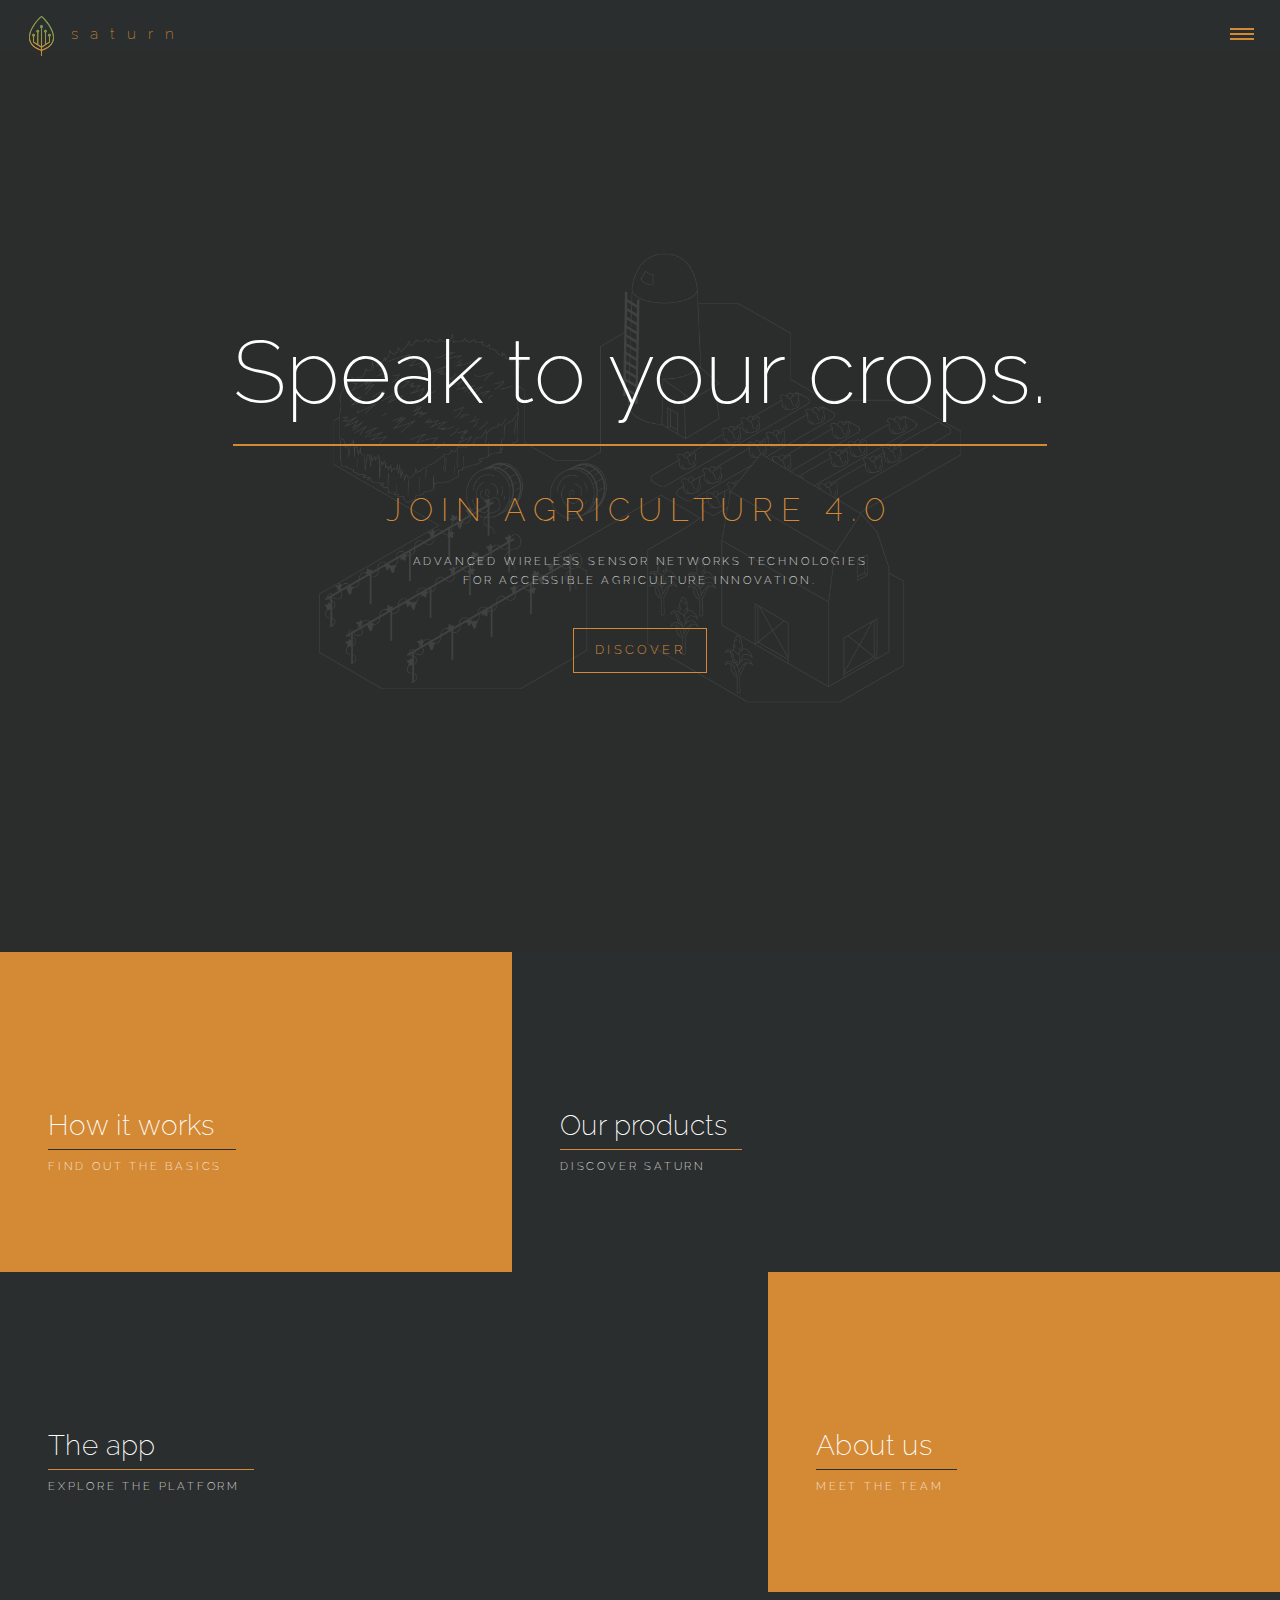
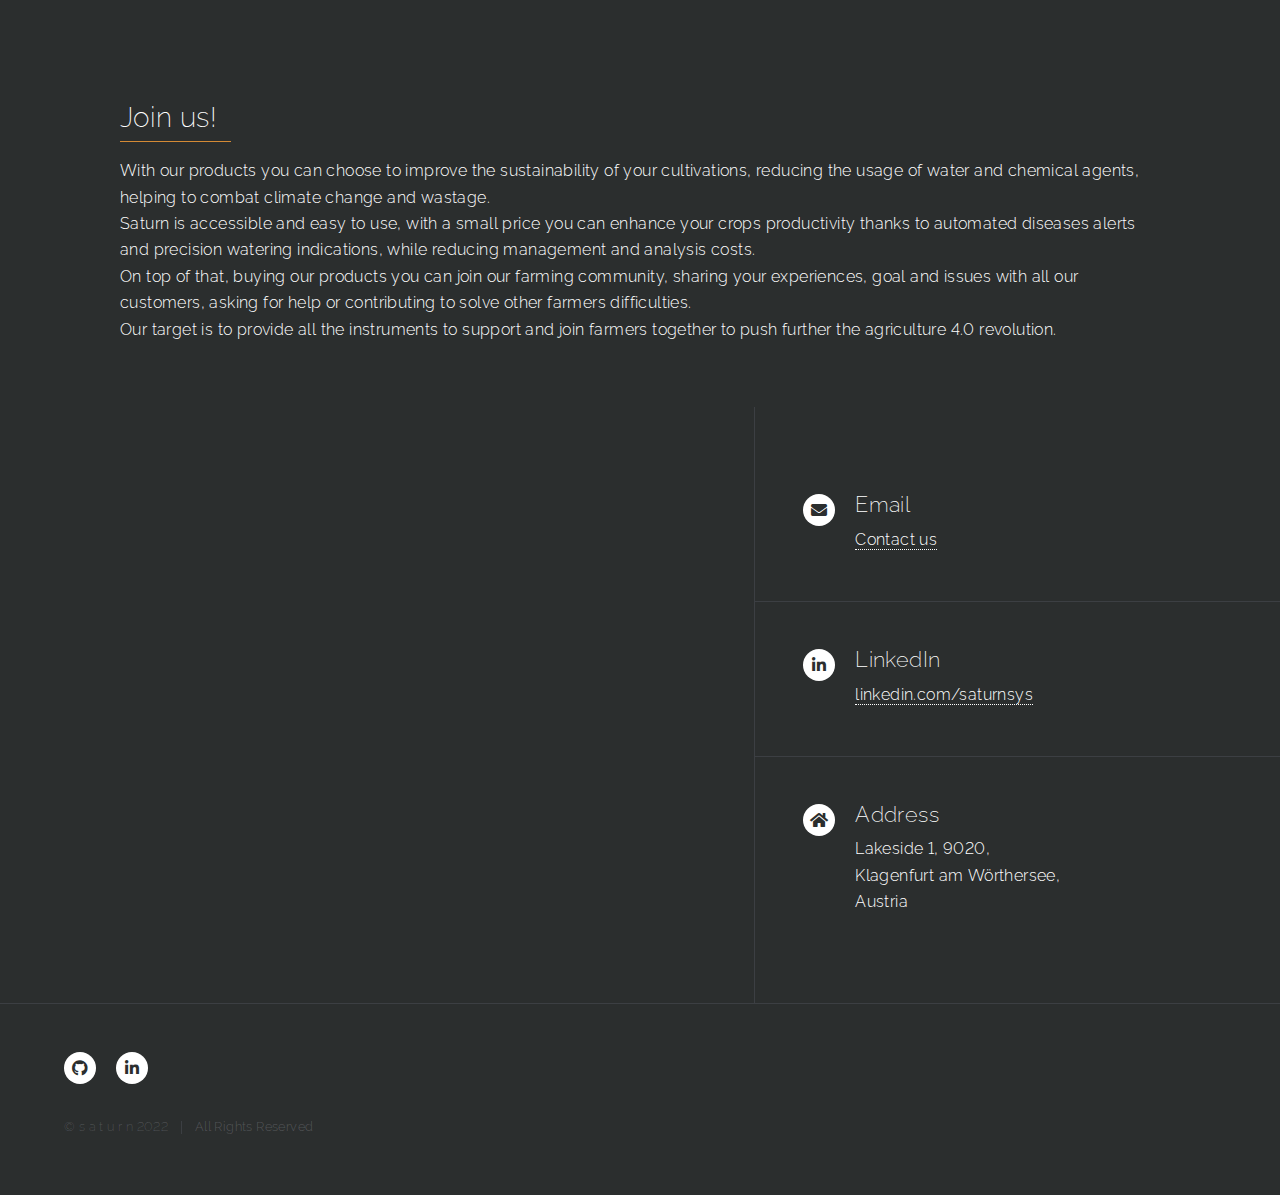
<file: docs/index.html>
<!DOCTYPE HTML>


<html>
	<head>
		<title>Saturn system - Join Agriculture 4.0</title>
		<link rel="shortcut icon" href="favicon.ico" type="image/x-icon">
		<meta charset="utf-8" />
		<meta name="viewport" content="width=device-width, initial-scale=1, user-scalable=no" />
		<link rel="stylesheet" href="assets/css/main.css" />
		<noscript><link rel="stylesheet" href="assets/css/noscript.css" /></noscript>
	</head>
	<body class="is-preload">

		<!-- Wrapper -->
			<div id="wrapper">

				<!-- Header -->
					<header id="header" class="alt">
						<a href="index.html" class="logo">
						<img src="images/logo.svg" height="40em" style="display: inline-block; margin: 1.25em 0.75em; vertical-align: middle;" alt="" />
							<span>s a t u r n</span>
						</a>
						<nav>
							<a href="#menu"></a>
						</nav>
					</header>

				<!-- Menu -->
					<nav id="menu">
						<ul class="links">
							<li><a href="index.html">Home</a></li>
							<li><a href="howitworks.html">How it works</a></li>
							<li><a href="products.html">Products</a></li>
							<li><a href="elements.html">App</a></li>
							<li><a href="elements.html">About</a></li>
						</ul>
						<ul class="actions stacked">
							<li><a href="#" class="button primary fit">Register</a></li>
							<li><a href="#" class="button fit">Log In</a></li>
						</ul>
					</nav>

				<!-- Banner -->
					<section id="banner" class="major">
						<div class="inner">
							<header class="major title">
								<h1>Speak to your crops.</h1>
							</header>
							<div class="subtitle content">
								<p>Join Agriculture 4.0</p>
							</div>
							<div class="content fit">
								<p>Advanced wireless sensor networks technologies<br>
								for accessible agriculture innovation.</p>
							</div>
							<div class="content">
								<ul class="actions">
									<li><a href="#one" class="button fit scrolly ban">Discover</a></li>
								</ul>
							</div>
						</div>
					</section>

				<!-- Main -->
					<div id="main">

						<!-- One -->
							<section id="one" class="tiles">
								<article>
									<span class="image">
										<img src="images/howto.png" alt="" />
									</span>
									<header class="major tile1">
										<h3><a href="howitworks.html" class="link">How it works</a></h3>
										<p>Find out the basics</p>
									</header>
								</article>
								<article>
									<span class="image">
										<img src="images/buy1.jpg" alt="" />
									</span>
									<header class="major tile2">
										<h3><a href="products.html" class="link">Our products</a></h3>
										<p>Discover Saturn</p>
									</header>
								</article>
							</section>
							
							<section id="three" class="tiles tiles1">
								<article>
									<span class="image">
										<img src="images/us.png" alt="" />
									</span>
									<header class="major tile1">
										<h3><a href="landing.html" class="link">About us</a></h3>
										<p>Meet the team</p>
									</header>
								</article>
								<article>
									<span class="image">
										<img src="images/app1.jpg" alt="" />
									</span>
									<header class="major tile2">
										<h3><a href="landing.html" class="link">The app</a></h3>
										<p>Explore the platform</p>
									</header>
								</article>
							</section>
							
						<!-- Two -->
							<section id="two">
								<div class="inner">
									<header class="major subt">
										<h2>Join us!</h2>
									</header>
									<p>With our products you can choose to improve the sustainability of your cultivations, reducing the usage of water and chemical agents, helping to combat climate change and wastage.<br>
									Saturn is accessible and easy to use, with a small price you can enhance your crops productivity thanks to automated diseases alerts and precision watering indications, while reducing management and analysis costs.<br>
									On top of that, buying our products you can join our farming community, sharing your experiences, goal and issues with all our customers, asking for help or contributing to solve other farmers difficulties.<br>
									Our target is to provide all the instruments to support and join farmers together to push further the agriculture 4.0 revolution.
									</p>
								</div>
							</section>

					</div>

				<!-- Contact -->
					<section id="contact">
						<div class="inner">
							<div style="display: flex; align-items: center">
								<iframe src="https://www.google.com/maps/embed?pb=!1m18!1m12!1m3!1d2740.5915880746097!2d14.262523639615473!3d46.61507362061273!2m3!1f0!2f0!3f0!3m2!1i1024!2i768!4f13.1!3m3!1m2!1s0x4770746a58fffe2b%3A0x41798a946f1c888c!2sB01%2C%20Lakeside%201%2C%209020%20Klagenfurt%20am%20W%C3%B6rthersee%2C%20Austria!5e0!3m2!1sit!2sit!4v1643412933861!5m2!1sit!2sit" width="100% !important" height="500" style="border:0;" allowfullscreen="" loading="lazy"></iframe>
							</div>
							<section class="split">
								<section>
									<div class="contact-method">
										<span class="icon solid alt fa-envelope"></span>
										<h3>Email</h3>
										<a href="mailto:satrnsys@gmail.com">Contact us</a>
									</div>
								</section>
								<section>
									<div class="contact-method">
										<span class="icon brands alt fa-linkedin-in"></span>
										<h3>LinkedIn</h3>
										<a href="https://www.linkedin.com/company/saturnsys">linkedin.com/saturnsys</a>
									</div>
								</section>
								<section>
									<div class="contact-method">
										<span class="icon solid alt fa-home"></span>
										<h3>Address</h3>
										<span>Lakeside 1, 9020,<br />
										Klagenfurt am Wörthersee,<br />
										Austria</span>
									</div>
								</section>
							</section>
						</div>
					</section>

				<!-- Footer -->
					<footer id="footer">
						<div class="inner">
							<ul class="icons">
								<!-- <li><a href="#" class="icon brands alt fa-twitter"><span class="label">Twitter</span></a></li>
								<li><a href="#" class="icon brands alt fa-facebook-f"><span class="label">Facebook</span></a></li>
								<li><a href="#" class="icon brands alt fa-instagram"><span class="label">Instagram</span></a></li> -->
								<li><a href="#" class="icon brands alt fa-github"><span class="label">GitHub</span></a></li>
								<li><a href="#" class="icon brands alt fa-linkedin-in"><span class="label">LinkedIn</span></a></li>
							</ul>
							<ul class="copyright">
								<li style="font-weight: 100">&copy; s a t u r n 2022</li><li>All Rights Reserved</li>
							</ul>
						</div>
					</footer>

			</div>

		<!-- Scripts -->
			<script src="assets/js/jquery.min.js"></script>
			<script src="assets/js/jquery.scrolly.min.js"></script>
			<script src="assets/js/jquery.scrollex.min.js"></script>
			<script src="assets/js/browser.min.js"></script>
			<script src="assets/js/breakpoints.min.js"></script>
			<script src="assets/js/util.js"></script>
			<script src="assets/js/main.js"></script>

	</body>
</html>
</file>
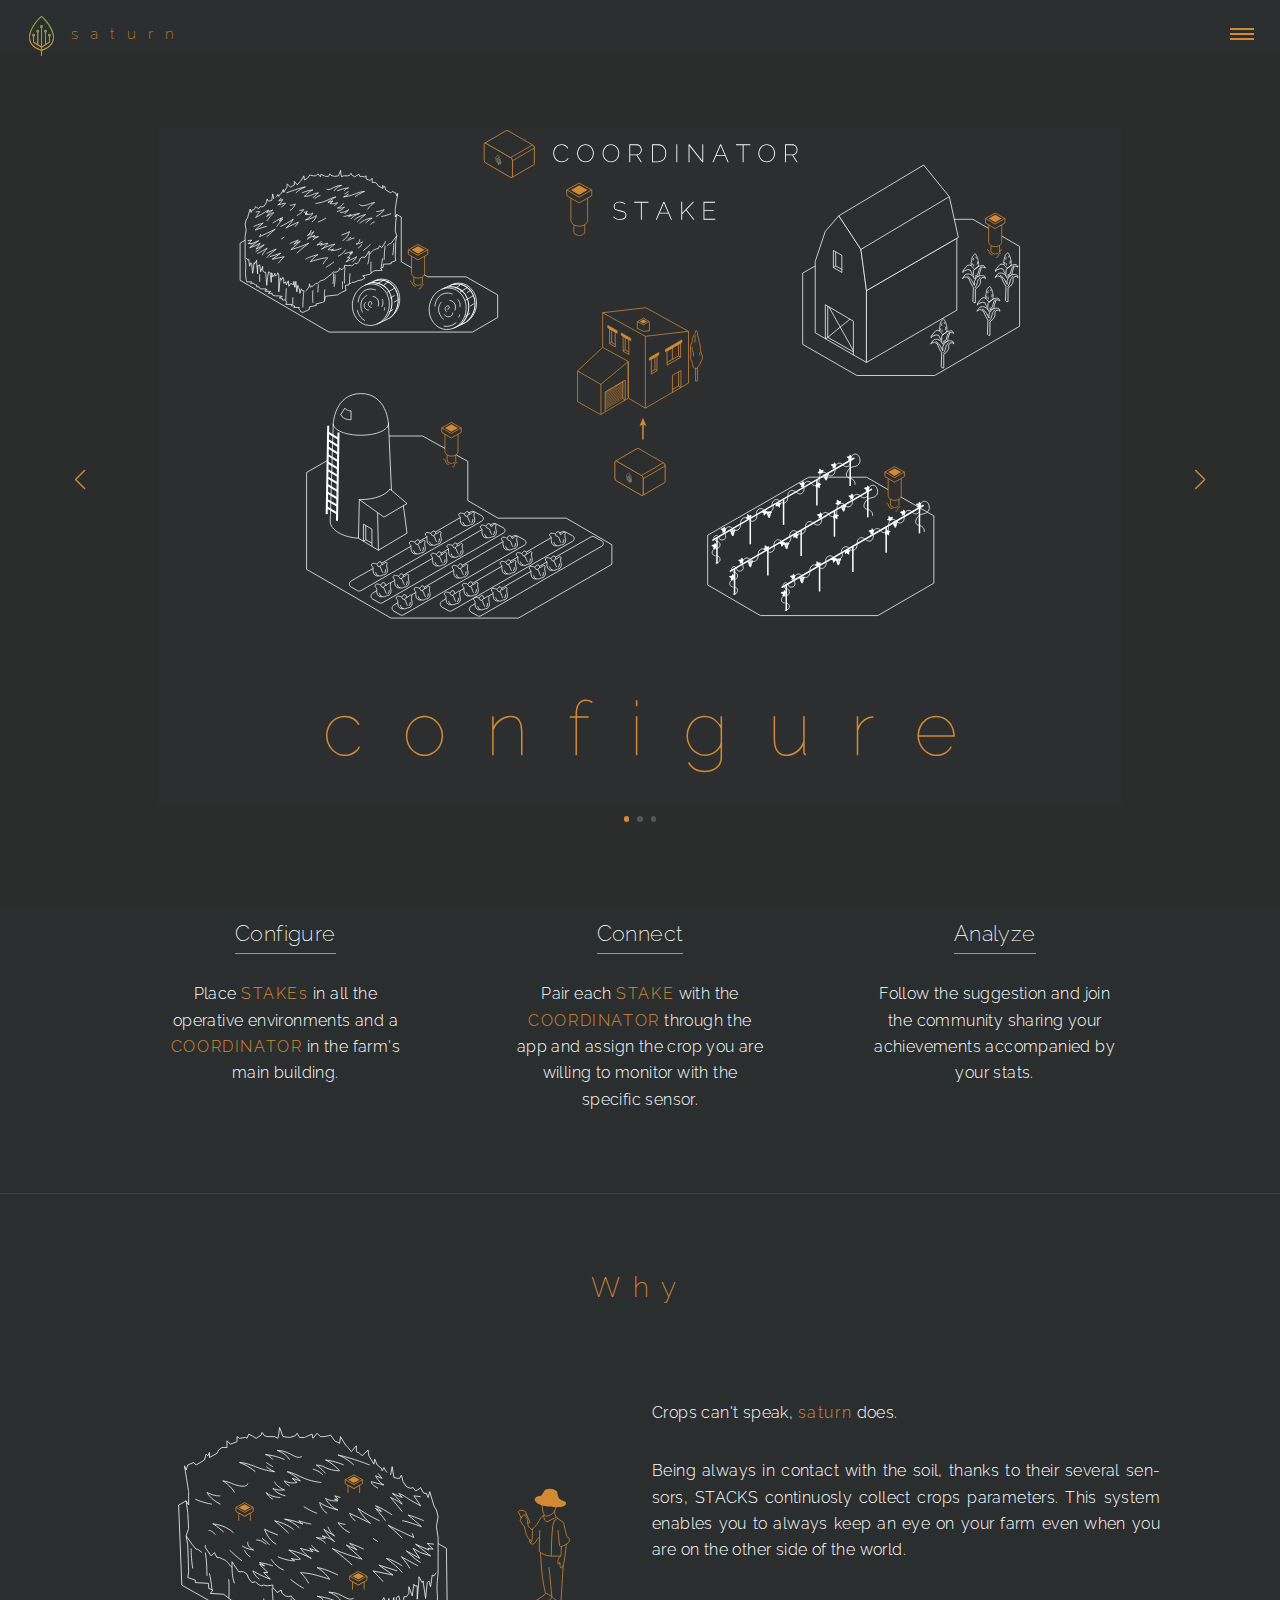
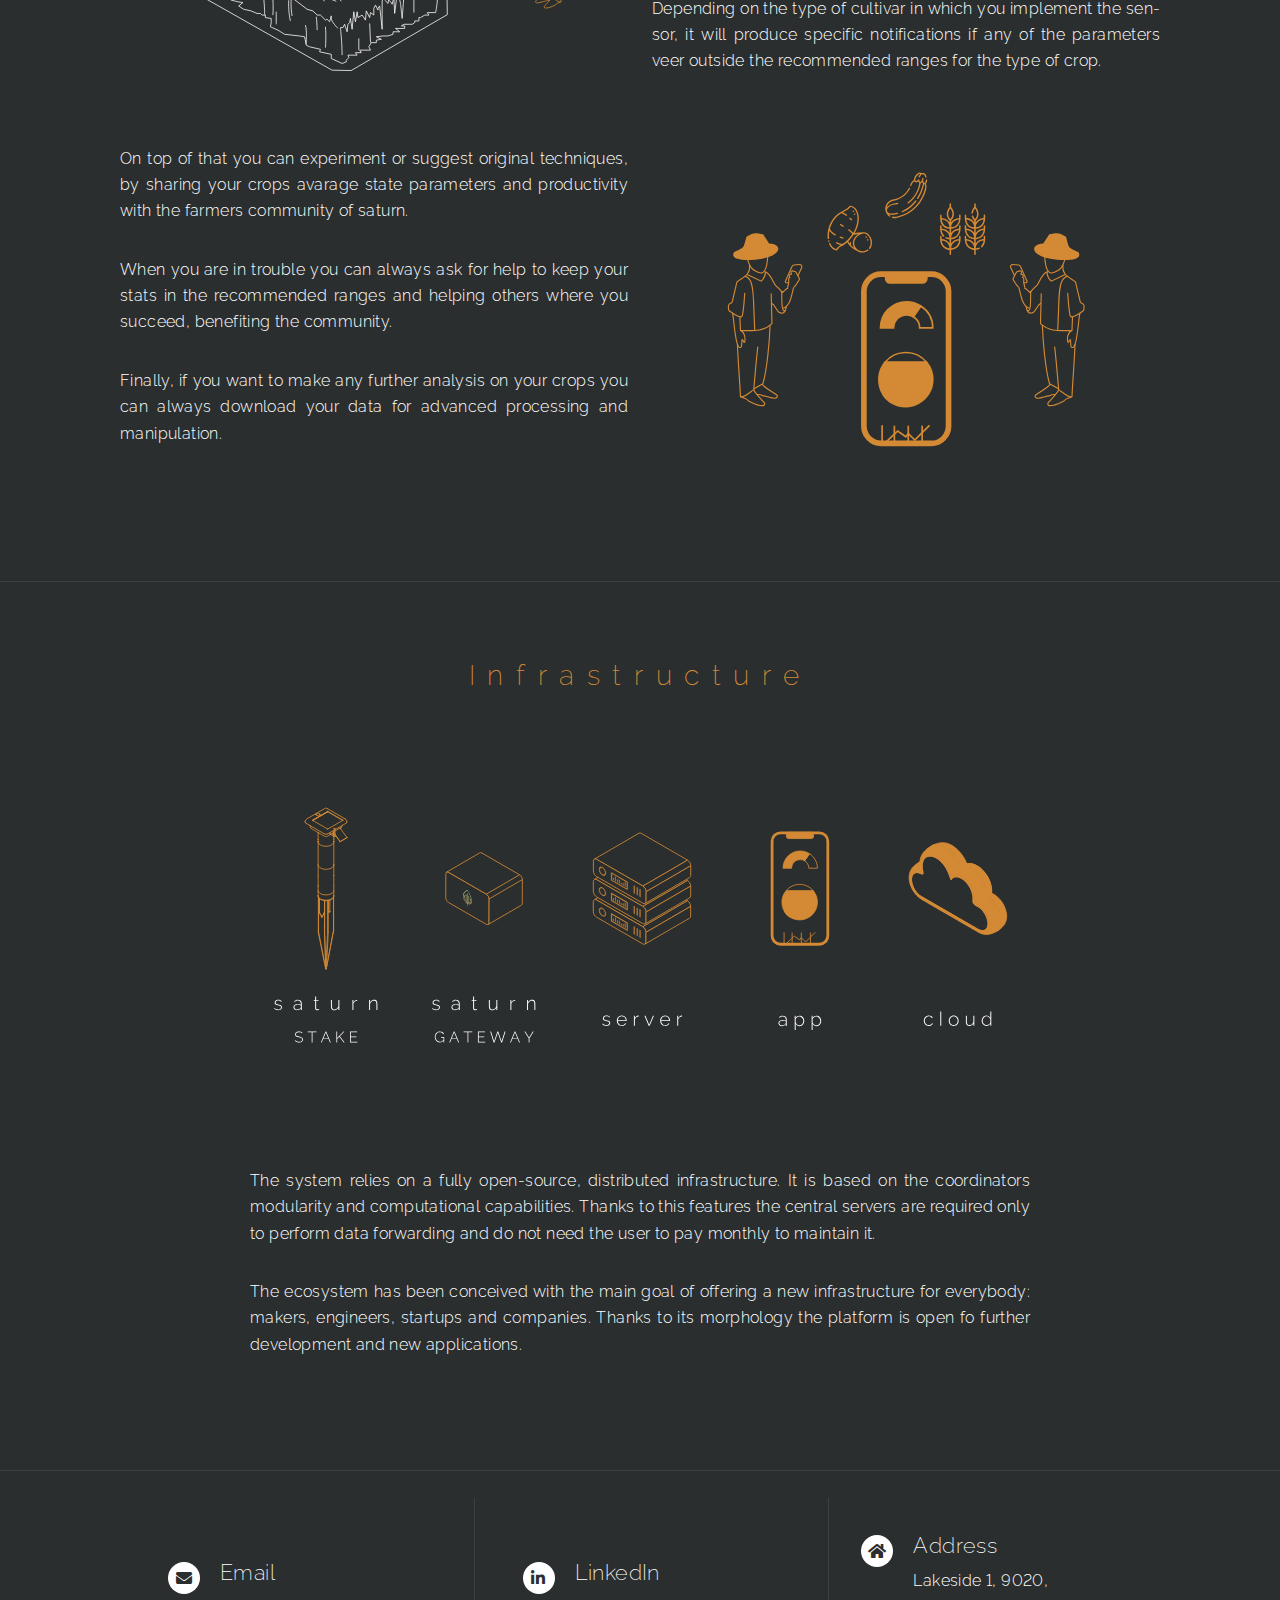
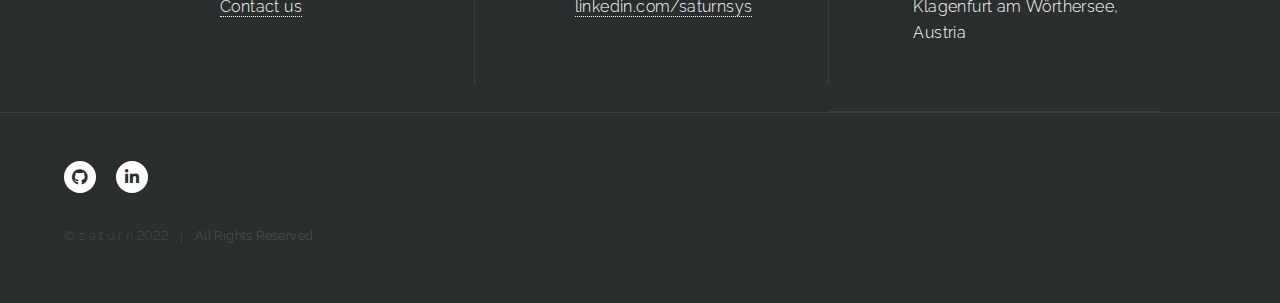
<file: docs/howitworks.html>
<!DOCTYPE HTML>


<html lang="en">
	<head>
		<title>Saturn system - Join Agriculture 4.0</title>
		<link rel="shortcut icon" href="favicon.ico" type="image/x-icon">
		<meta charset="utf-8" />
		<meta name="viewport" content="width=device-width, initial-scale=1, user-scalable=no" />
		<link rel="stylesheet" href="assets/css/main.css" />
		<link rel="stylesheet" href="assets/css/swiper-bundle.min.css">
		<noscript><link rel="stylesheet" href="assets/css/noscript.css" /></noscript>
	</head>
	<body class="is-preload">

		<!-- Wrapper -->
			<div id="wrapper">

				<!-- Header -->
					<header id="header" class="alt">
						<a href="index.html" class="logo">
						<img src="images/logo.svg" height="40em" style="display: inline-block; margin: 1.25em 0.75em; vertical-align: middle;" alt="" />
							<span>s a t u r n</span>
						</a>
						<nav>
							<a href="#menu"></a>
						</nav>
					</header>

				<!-- Menu -->
					<nav id="menu">
						<ul class="links">
							<li><a href="index.html">Home</a></li>
							<li><a href="howitworks.html">How it works</a></li>
							<li><a href="products.html">Products</a></li>
							<li><a href="elements.html">App</a></li>
							<li><a href="elements.html">About</a></li>
						</ul>
						<ul class="actions stacked">
							<li><a href="#" class="button primary fit">Register</a></li>
							<li><a href="#" class="button fit">Log In</a></li>
						</ul>
					</nav>

				<!-- Banner -->
					<section id="banner" class="major landing">
						<div class="inner">
							<!-- Swiper -->
							<div class="swiper mySwiper swiper-initialized swiper-horizontal swiper-pointer-events">
								<div class="swiper-wrapper" id="swiper-wrapper" aria-live="polite" style="transition-duration: 0ms; transform: translate3d(-810px, 0px, 0px);">
									<div class="swiper-slide swiper-slide-duplicate" data-swiper-slide-index="8" role="group" aria-label="9 / 9" style="width: 375px; margin-right: 30px;">
										<img class="analyze" alt="" style=""/>
									</div>
									<div class="swiper-slide swiper-slide-prev" data-swiper-slide-index="0" role="group" aria-label="1 / 9" style="width: 375px; margin-right: 30px;">
										<img class="configure" alt="" style=""/>
									</div>
									<div class="swiper-slide swiper-slide-active" data-swiper-slide-index="1" role="group" aria-label="2 / 9" style="width: 375px; margin-right: 30px;">
										<img class="connect" alt="" style=""/>
									</div>
									<div class="swiper-slide swiper-slide-next" data-swiper-slide-index="2" role="group" aria-label="3 / 9" style="width: 375px; margin-right: 30px;">
										<img class="analyze" alt="" style=""/>
									</div>
									<div class="swiper-slide swiper-slide-duplicate swiper-slide-duplicate-prev" data-swiper-slide-index="0" role="group" aria-label="1 / 9" style="width: 375px; margin-right: 30px;">
										<img class="configure" alt="" style=""/>
									</div>
								</div>
								<div class="swiper-button-next hide-for-small-only" tabindex="0" role="button" aria-label="Next slide" aria-controls="swiper-wrapper"></div>
								<div class="swiper-button-prev hide-for-small-only" tabindex="0" role="button" aria-label="Previous slide" aria-controls="swiper-wrapper"></div>
								<div class="swiper-pagination swiper-pagination-clickable swiper-pagination-bullets swiper-pagination-horizontal">
									<span class="swiper-pagination-bullet" tabindex="0" role="button" aria-label="Go to slide 1"></span>
									<span class="swiper-pagination-bullet swiper-pagination-bullet-active" tabindex="0" role="button" aria-label="Go to slide 2" aria-current="true"></span>
									<span class="swiper-pagination-bullet" tabindex="0" role="button" aria-label="Go to slide 3"></span>
								</div>
							  	<span class="swiper-notification" aria-live="assertive" aria-atomic="true"></span>
							</div>
						</div>
					</section>
					
					<!-- Swiper JS -->
					<script src="assets/js/swiper-bundle.min.js.download"></script>

					<!-- Initialize Swiper -->
					<script type="module">
						var swiper = new Swiper('.swiper', {
						slidesPerView: 1,
						spaceBetween: 30,
						loop: true,
						pagination: {
							el: '.swiper-pagination',
							clickable: true,
						},
						navigation: {
							nextEl: '.swiper-button-next',
							prevEl: '.swiper-button-prev',
						},
						});
					</script>

				<!-- Main -->
					<div id="main">
							
						<!-- Two -->
						<section id="one">
							<div class="inner how">
								<div class="row">
									<div class="col-4 col-12-medium lin">
										<h3>Configure</h3>
										<p class="adapt-txt">Place <span class="highlight">STAKEs</span> in all the operative environments and a <span class="highlight">COORDINATOR</span> in the farm's main building.</p>
									</div>
									<div class="col-4 col-12-medium lin">
										<h3>Connect</h3>
										<p class="adapt-txt">Pair each <span class="highlight">STAKE</span> with the <span class="highlight">COORDINATOR</span> through the app and assign the crop you are willing to monitor with the specific sensor.</p>
									</div>
									<div class="col-4 col-12-medium lin">
										<h3>Analyze</h3>
										<p class="adapt-txt">Follow the suggestion and join the community sharing your achievements accompanied by your stats.</p>
									</div>
								</div>
							</div>
						</section>
						
						<section id="two">
							<div class="inner how infrastr">
								<h2 class="logo-font">Why </h2>
								<br>
								<br>
								<div class="row it-center">
									<div class=" col-6 col-12-medium">
										<img src="images/Why.svg" alt="" />
									</div>
									<div class=" col-6 col-12-medium hyphens" lang="en">
										<p>Crops can't speak, <span class="highlight">saturn</span> does.</p> 
										<p>Being always in contact with the soil, thanks to their several sensors, STACKS 
										continuosly collect crops parameters. This system enables you to always keep 
										an eye on your farm even when you are on the other side of the world.</p>
										<p>Depending on the type of cultivar in which you implement the sensor, 
										it will produce specific notifications if any of the parameters veer outside 
										the recommended ranges for the type of crop.</p>
									</div>
									<div class=" col-6 col-12-medium hyphens">
										<p>On top of that you can experiment or suggest original techniques, by sharing 
										your crops avarage state parameters and productivity with the farmers 
										community of saturn.</p>
										<p>When you are in trouble you can always ask for help to keep your stats in 
										the recommended ranges and helping others where you succeed, benefiting the
										community.</p>
										<p>Finally, if you want to make any further analysis on your crops you can always 
										download your data for advanced processing and manipulation.</p>
									</div>
									<div class=" col-6 col-12-medium">
										<img src="images/Social.svg" alt="" />
									</div>
								</div>
							</div>
						</section>

						<section id="three">
							<div class="inner how infrastr ">
								<h2 class="logo-font">Infrastructure</h2>

								<span class="image fit"><img class="infrastructure" alt="" /></span>
								
								<div class="adapt-txt hyphens">
									<p>The system relies on a fully open-source, distributed infrastructure.
									It is based on the coordinators modularity and computational capabilities.
									Thanks to this features the central servers are required only to perform data 
									forwarding and do not need the user to pay monthly to maintain it.</p>
									<p>The ecosystem has been conceived with the main goal of offering a new 
									infrastructure for everybody: makers, engineers, startups and companies. 
									Thanks to its morphology the platform is open fo further development and new 
									applications.</p>
								</div>

							</div>

						</section>

					

				<!-- Contact -->
					<section id="contact">
						<div class="inner cont">
								<section>
									<div class="contact-method">
										<span class="icon solid alt fa-envelope"></span>
										<h3>Email</h3>
										<a href="mailto:satrnsys@gmail.com">Contact us</a>
									</div>
								</section>
								<section>
									<div class="contact-method">
										<span class="icon brands alt fa-linkedin-in"></span>
										<h3>LinkedIn</h3>
										<a href="https://www.linkedin.com/company/saturnsys">linkedin.com/saturnsys</a>
									</div>
								</section>
								<section>
									<div class="contact-method">
										<span class="icon solid alt fa-home"></span>
										<h3>Address</h3>
										<span>Lakeside 1, 9020,<br />
										Klagenfurt am Wörthersee,<br />
										Austria</span>
									</div>
								</section>
						</div>
					</section>
				
				</div>

				<!-- Footer -->
					<footer id="footer">
						<div class="inner">
							<ul class="icons">
								<!-- <li><a href="#" class="icon brands alt fa-twitter"><span class="label">Twitter</span></a></li>
								<li><a href="#" class="icon brands alt fa-facebook-f"><span class="label">Facebook</span></a></li>
								<li><a href="#" class="icon brands alt fa-instagram"><span class="label">Instagram</span></a></li> -->
								<li><a href="#" class="icon brands alt fa-github"><span class="label">GitHub</span></a></li>
								<li><a href="#" class="icon brands alt fa-linkedin-in"><span class="label">LinkedIn</span></a></li>
							</ul>
							<ul class="copyright">
								<li style="font-weight: 100">&copy; s a t u r n 2022</li><li>All Rights Reserved</li>
							</ul>
						</div>
					</footer>

			</div>

		<!-- Scripts -->
			<script src="assets/js/jquery.min.js"></script>
			<script src="assets/js/jquery.scrolly.min.js"></script>
			<script src="assets/js/jquery.scrollex.min.js"></script>
			<script src="assets/js/browser.min.js"></script>
			<script src="assets/js/breakpoints.min.js"></script>
			<script src="assets/js/util.js"></script>
			<script src="assets/js/main.js"></script>

	</body>
</html>
</file>
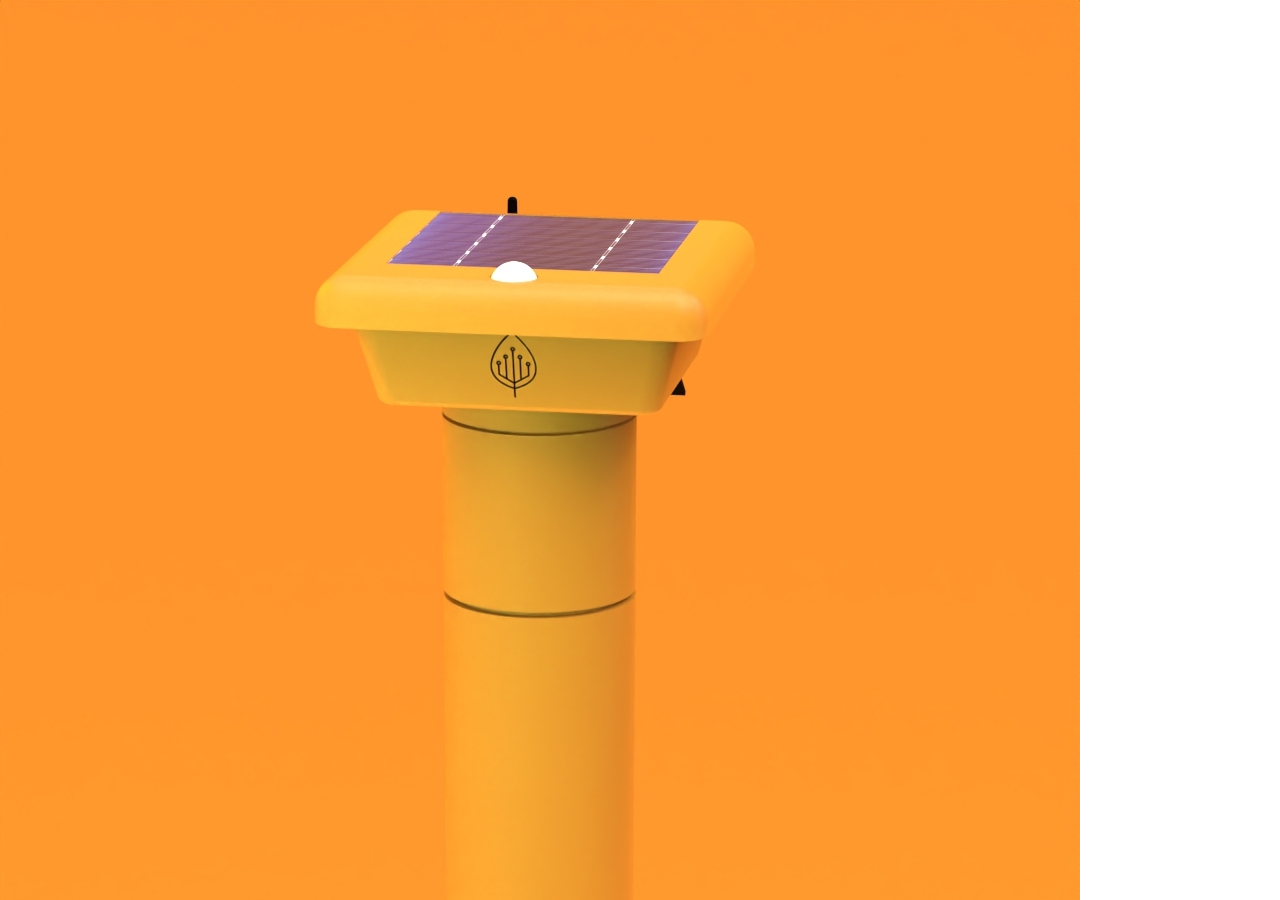
<file: docs/render.html>
<!--
  KeyShotXR
  (c) Copyright 2012-2017 Luxion ApS - All Rights Reserved.
-->

<!DOCTYPE html>
<html xmlns='http://www.w3.org/1999/xhtml'>
  <head>
    <meta http-equiv="X-UA-Compatible" content="IE=Edge"/>
    <meta http-equiv="Content-Type" content="text/html; charset=utf-8"/>
    <meta name="viewport" content="width=device-width, initial-scale=1, maximum-scale=1">
    <title>KeyShotXR</title>
    <style type="text/css">
      body { -ms-touch-action: none; }
    </style>
    <script type="text/javascript" src="assets/js/KeyShotXR.js"></script>
    <script type="text/javascript">
      var keyshotXR;

      function initKeyShotXR() {
        var nameOfDiv = "KeyShotXR";
        var folderName = "renders";
        var viewPortWidth = 1080;
        var viewPortHeight = 1919;
        var backgroundColor = "#FFFFFF";
        var uCount = 22;
        var vCount = 1;
        var uWrap = true;
        var vWrap = false;
        var uMouseSensitivity = -0.0611111;
        var vMouseSensitivity = 1;
        var uStartIndex = 11;
        var vStartIndex = 0;
        var minZoom = 1;
        var maxZoom = 1;
        var rotationDamping = 0.96;
        var downScaleToBrowser = true;
        var addDownScaleGUIButton = false;
        var downloadOnInteraction = false;
        var imageExtension = "jpg";
        var showLoading = true;
        var loadingIcon = "Loading.png"; // Set to empty string for default icon.
        var allowFullscreen = true; // Double-click in desktop browsers for fullscreen.
        var uReverse = false;
        var vReverse = false;
        var hotspots = {};
        var isIBooksWidget = false;
        
        keyshotXR = new keyshotXR(nameOfDiv,folderName,viewPortWidth,viewPortHeight,backgroundColor,uCount,vCount,uWrap,vWrap,uMouseSensitivity,vMouseSensitivity,uStartIndex,vStartIndex,minZoom,maxZoom,rotationDamping,downScaleToBrowser,addDownScaleGUIButton,downloadOnInteraction,imageExtension,showLoading,loadingIcon,allowFullscreen,uReverse,vReverse,hotspots,isIBooksWidget);
      }

      window.onload = initKeyShotXR;
    </script>
  </head>
  <body oncontextmenu="return false;">
    <div id="KeyShotXR"></div>
  </body>
</html>
</file>
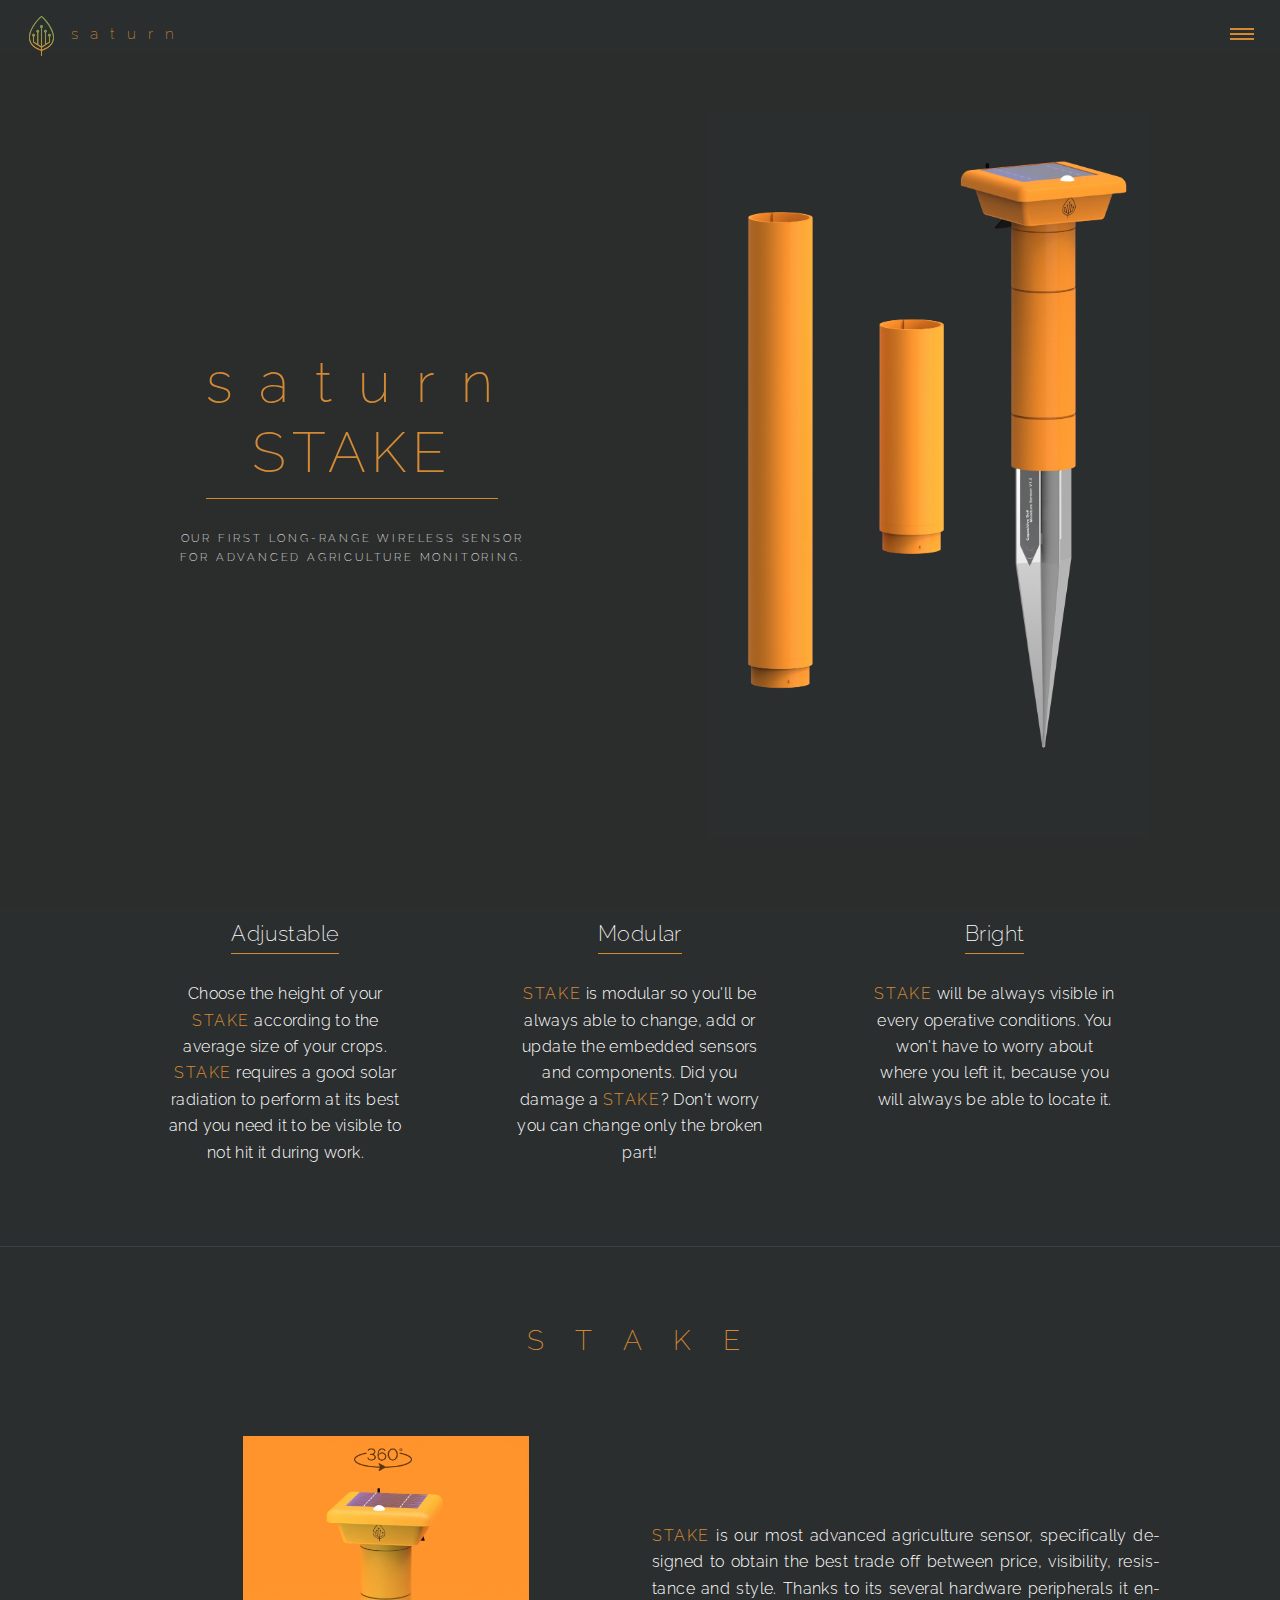
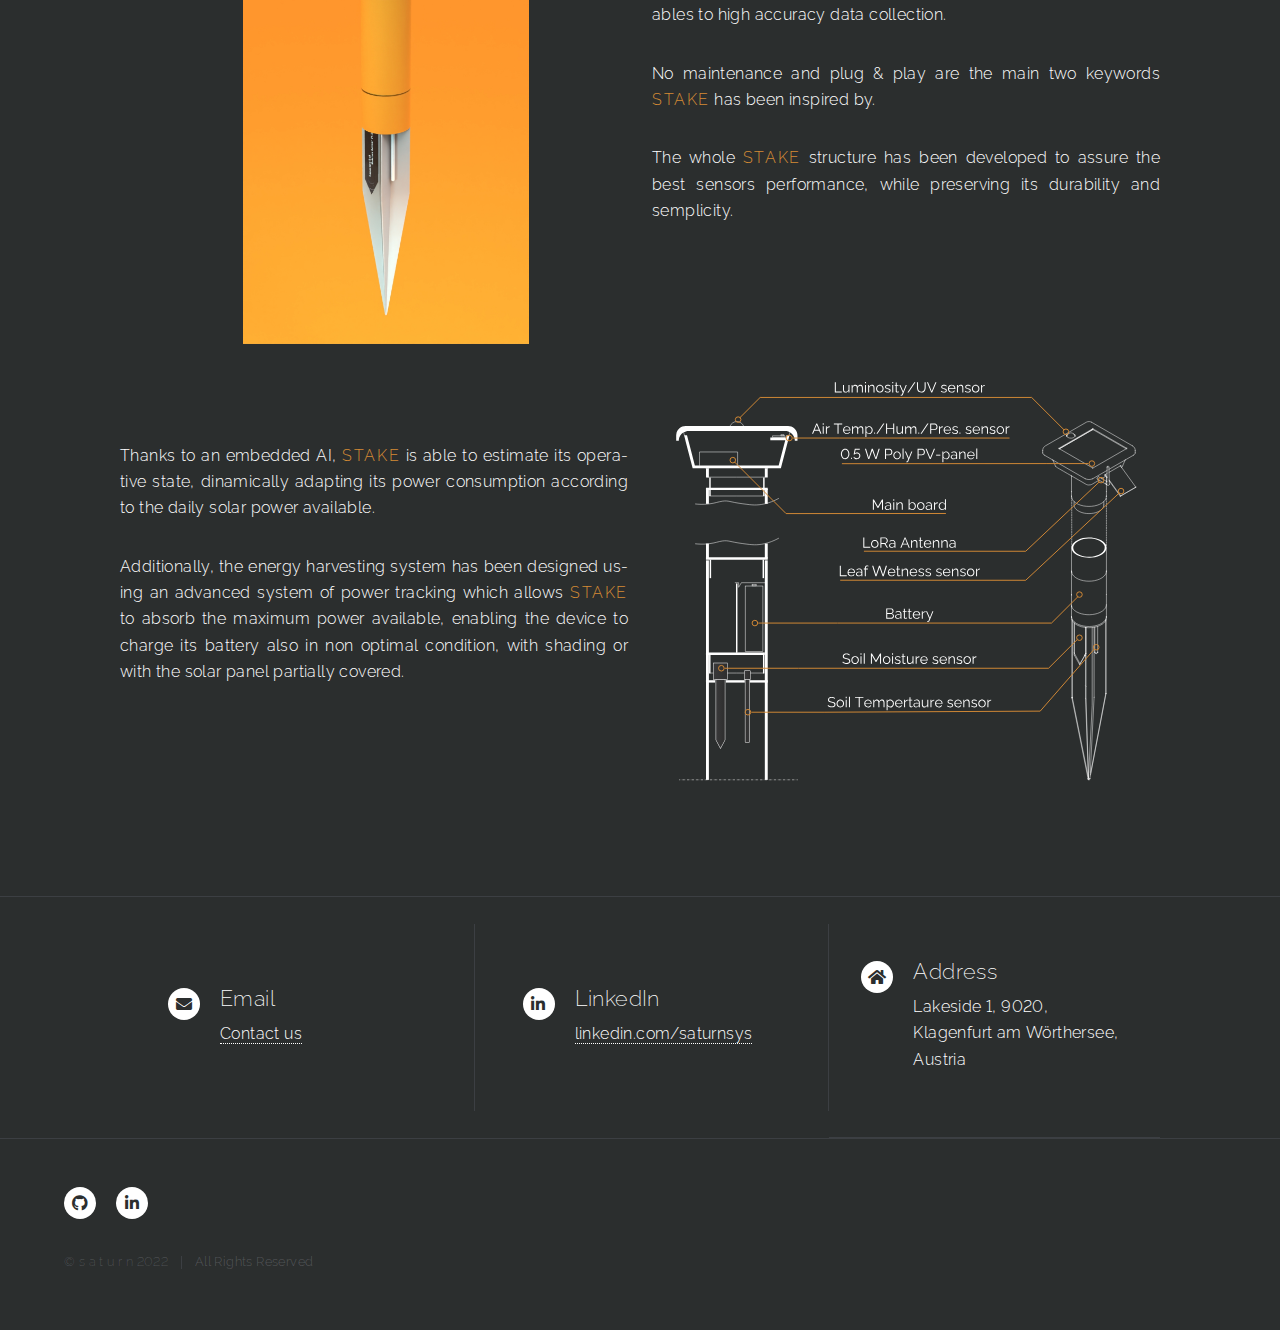
<file: docs/stake.html>
<!DOCTYPE HTML>


<html lang="en">
	<head>
		<title>Saturn system - Join Agriculture 4.0</title>
		<link rel="shortcut icon" href="favicon.ico" type="image/x-icon">
		<meta charset="utf-8" />
		<meta name="viewport" content="width=device-width, initial-scale=1, user-scalable=no" />
		<link rel="stylesheet" href="assets/css/main.css" />
		<link rel="stylesheet" href="assets/css/swiper-bundle.min.css">
		<noscript><link rel="stylesheet" href="assets/css/noscript.css" /></noscript>
        
    </head>


	<body class="is-preload">

		<!-- Wrapper -->
			<div id="wrapper">

				<!-- Header -->
					<header id="header" class="alt">
						<a href="index.html" class="logo">
						<img src="images/logo.svg" height="40em" style="display: inline-block; margin: 1.25em 0.75em; vertical-align: middle;" alt="" />
							<span>s a t u r n</span>
						</a>
						<nav>
							<a href="#menu"></a>
						</nav>
					</header>

				<!-- Menu -->
					<nav id="menu">
						<ul class="links">
							<li><a href="index.html">Home</a></li>
							<li><a href="howitworks.html">How it works</a></li>
							<li><a href="products.html">Products</a></li>
							<li><a href="elements.html">App</a></li>
							<li><a href="elements.html">About</a></li>
						</ul>
						<ul class="actions stacked">
							<li><a href="#" class="button primary fit">Register</a></li>
							<li><a href="#" class="button fit">Log In</a></li>
						</ul>
					</nav>

				<!-- Banner -->
                <section id="banner" class="major landing prod-ban">
                    <div class="inner row it-center fit-inner">
                        <div class=" col-6 col-12-medium row-nopad marg-auto">
                            <header class="major title notop-pad">
                                <h2 class="prod highlight notop-pad">
                                    s a t u r n 
                                    <br>
                                    <p style="margin: 0.25em 0 0 0 ;">STAKE</p>
                                </h2>
                            </header>
                            <div class="content fit">
                                <p>
                                    Our first long-range wireless sensor
                                    <br>
                                    for advanced agriculture monitoring.
                                </p>
                            </div>
                        </div>
                        <div href="#stake" class=" col-6 col-12-medium">
                            <img class="render" src="images/Stake-full.jpg" alt="">                                                           
                        </div>

                    </div>
                </section>
					
				<!-- Main -->
					<div id="main">
							
						<!-- Two -->
						<section id="one">
							<div class="inner how">
								<div class="row">
									<div class="col-4 col-12-medium lin">
										<h3>Adjustable</h3>
										<p class="adapt-txt">Choose the height of your <span class="highlight">STAKE</span> according to the average size of your crops. <span class="highlight">STAKE</span> requires a good solar radiation to perform at its best and you need it to be visible to not hit it during work. </p>
									</div>
									<div class="col-4 col-12-medium lin">
										<h3>Modular</h3>
										<p class="adapt-txt"><span class="highlight">STAKE</span> is modular so you'll be always able to change, add or update the embedded sensors and components. Did you damage a <span class="highlight">STAKE</span>? Don't worry you can change only the broken part!</p>
									</div>
									<div class="col-4 col-12-medium lin">
										<h3>Bright</h3>
										<p class="adapt-txt"><span class="highlight">STAKE</span> will be always visible in every operative conditions. You won't have to worry about where you left it, because you will always be able to locate it.</p>
									</div>
								</div>
							</div>
						</section>
						
						<section id="two">
							<div class="inner how infrastr">
								<h2 class="logo-font">S T A K E </h2>
								<br>
								<br>
								<div class="row it-center">
									<div class=" col-6 col-12-medium render-pad">
                                        <div class="render-medium" style="max-width: 1080px; max-height: 1919px; width: calc(100% / 1919 * 1080); align-items: center;">
                                            <div class="render-medium1" style="left: calc(50% - 1.25em); width: 100%; height: 0px; position: relative; padding-bottom: 177.685%; overflow: hidden;">
                                                <iframe src="render.html"
                                                           allowfullscreen
                                                           style="position: absolute; top: 0px; left: 0px; height: 100%; width: 1px; min-width: 100%; *width: 100%; z-index: 5;"
                                                           frameborder="0"
                                                           scrolling="no">
                                                </iframe>
                                                <img src="images/Rotate.png" style="position: absolute; top: 2%; left: 39%; width: 20%; z-index: 10;" alt="" />
                                            </div>
                                        </div>
                                    </div>
									<div class=" col-6 col-12-medium hyphens">
										<p><span class="highlight">STAKE</span> is our most advanced agriculture sensor, specifically designed to obtain the best trade off between
                                        price, visibility, resistance and style. Thanks to its several hardware peripherals it enables to high accuracy data collection.</p>
                                        <p>No maintenance and plug & play are the main two keywords <span class="highlight">STAKE</span> has been inspired by.</p>
                                        <p>The whole <span class="highlight">STAKE</span> structure has been developed to assure the best sensors performance, while preserving its 
                                        durability and semplicity.</p>
									</div>
									<div class=" col-6 col-12-medium hyphens">
										<p>Thanks to an embedded AI, <span class="highlight">STAKE</span> is able to estimate its operative state, dinamically adapting its power 
                                        consumption according to the daily solar power available.</p>
                                        <p>Additionally, the energy harvesting system has been designed using an advanced system of power tracking 
                                        which allows <span class="highlight">STAKE</span> to absorb the maximum power available, enabling the device to 
                                        charge its battery also in non optimal condition, with shading or with the solar panel partially covered.</p>
									</div>
									<div class=" col-6 col-12-medium">
										<img src="images/CrossSection.svg" alt="" />
									</div>
								</div>
							</div>
						</section>

				<!-- Contact -->
					<section id="contact">
						<div class="inner cont">
								<section>
									<div class="contact-method">
										<span class="icon solid alt fa-envelope"></span>
										<h3>Email</h3>
										<a href="mailto:satrnsys@gmail.com">Contact us</a>
									</div>
								</section>
								<section>
									<div class="contact-method">
										<span class="icon brands alt fa-linkedin-in"></span>
										<h3>LinkedIn</h3>
										<a href="https://www.linkedin.com/company/saturnsys">linkedin.com/saturnsys</a>
									</div>
								</section>
								<section>
									<div class="contact-method">
										<span class="icon solid alt fa-home"></span>
										<h3>Address</h3>
										<span>Lakeside 1, 9020,<br />
										Klagenfurt am Wörthersee,<br />
										Austria</span>
									</div>
								</section>
						</div>
					</section>
				
				</div>

				<!-- Footer -->
					<footer id="footer">
						<div class="inner">
							<ul class="icons">
								<!-- <li><a href="#" class="icon brands alt fa-twitter"><span class="label">Twitter</span></a></li>
								<li><a href="#" class="icon brands alt fa-facebook-f"><span class="label">Facebook</span></a></li>
								<li><a href="#" class="icon brands alt fa-instagram"><span class="label">Instagram</span></a></li> -->
								<li><a href="#" class="icon brands alt fa-github"><span class="label">GitHub</span></a></li>
								<li><a href="#" class="icon brands alt fa-linkedin-in"><span class="label">LinkedIn</span></a></li>
							</ul>
							<ul class="copyright">
								<li style="font-weight: 100">&copy; s a t u r n 2022</li><li>All Rights Reserved</li>
							</ul>
						</div>
					</footer>

			</div>

		<!-- Scripts -->
			<script src="assets/js/jquery.min.js"></script>
			<script src="assets/js/jquery.scrolly.min.js"></script>
			<script src="assets/js/jquery.scrollex.min.js"></script>
			<script src="assets/js/browser.min.js"></script>
			<script src="assets/js/breakpoints.min.js"></script>
			<script src="assets/js/util.js"></script>
			<script src="assets/js/main.js"></script>

	</body>
</html>
</file>
<file: docs/assets/css/noscript.css>
/*
	Forty by HTML5 UP
	html5up.net | @ajlkn
	Free for personal and commercial use under the CCA 3.0 license (html5up.net/license)
*/

/* Banner */

	body.is-preload #banner:after {
		opacity: 0.85;
	}

	body.is-preload #banner > .inner {
		-moz-filter: none;
		-webkit-filter: none;
		-ms-filter: none;
		filter: none;
		-moz-transform: none;
		-webkit-transform: none;
		-ms-transform: none;
		transform: none;
		opacity: 1;
	}
</file>
<file: docs/assets/css/main.css>
@import url(fontawesome-all.min.css);

/* raleway-200 - latin */
@font-face {
  font-family: 'Raleway';
  font-style: normal;
  font-weight: 200;
  src: url('../../fonts/raleway-v26-latin-200.eot'); /* IE9 Compat Modes */
  src: local(''),
       url('../../fonts/raleway-v26-latin-200.eot?#iefix') format('embedded-opentype'), /* IE6-IE8 */
       url('../../fonts/raleway-v26-latin-200.otf') format('opentype'), /* Safari, Android, iOS */
       url('../../fonts/raleway-v26-latin-200.svg#Raleway') format('svg'); /* Legacy iOS */
}
/* raleway-300 - latin */
@font-face {
  font-family: 'Raleway';
  font-style: normal;
  font-weight: 300;
  src: url('../../fonts/raleway-v26-latin-300.eot'); /* IE9 Compat Modes */
  src: local(''),
       url('../../fonts/raleway-v26-latin-300.eot?#iefix') format('embedded-opentype'), /* IE6-IE8 */
       url('../../fonts/raleway-v26-latin-300.otf') format('opentype'), /* Safari, Android, iOS */
       url('../../fonts/raleway-v26-latin-300.svg#Raleway') format('svg'); /* Legacy iOS */
}
/* raleway-regular - latin */
@font-face {
  font-family: 'Raleway';
  font-style: normal;
  font-weight: 400;
  src: url('../../fonts/raleway-v26-latin-regular.eot'); /* IE9 Compat Modes */
  src: local(''),
       url('../../fonts/raleway-v26-latin-regular.eot?#iefix') format('embedded-opentype'), /* IE6-IE8 */
       url('../../fonts/raleway-v26-latin-400.otf') format('opentype'), /* Safari, Android, iOS */
       url('../../fonts/raleway-v26-latin-regular.svg#Raleway') format('svg'); /* Legacy iOS */
}
/* raleway-500 - latin */
@font-face {
  font-family: 'Raleway';
  font-style: normal;
  font-weight: 500;
  src: url('../../fonts/raleway-v26-latin-500.eot'); /* IE9 Compat Modes */
  src: local(''),
       url('../../fonts/raleway-v26-latin-500.eot?#iefix') format('embedded-opentype'), /* IE6-IE8 */
       url('../../fonts/raleway-v26-latin-500.otf') format('opentype'), /* Safari, Android, iOS */
       url('../../fonts/raleway-v26-latin-500.svg#Raleway') format('svg'); /* Legacy iOS */
}
/* raleway-600 - latin */
@font-face {
  font-family: 'Raleway';
  font-style: normal;
  font-weight: 600;
  src: url('../../fonts/raleway-v26-latin-600.eot'); /* IE9 Compat Modes */
  src: local(''),
       url('../../fonts/raleway-v26-latin-600.eot?#iefix') format('embedded-opentype'), /* IE6-IE8 */
       url('../../fonts/raleway-v26-latin-600.otf') format('opentype'), /* Safari, Android, iOS */
       url('../../fonts/raleway-v26-latin-600.svg#Raleway') format('svg'); /* Legacy iOS */
}
/* raleway-700 - latin */
@font-face {
  font-family: 'Raleway';
  font-style: normal;
  font-weight: 700;
  src: url('../../fonts/raleway-v26-latin-700.eot'); /* IE9 Compat Modes */
  src: local(''),
       url('../../fonts/raleway-v26-latin-700.eot?#iefix') format('embedded-opentype'), /* IE6-IE8 */
       url('../../fonts/raleway-v26-latin-700.otf') format('opentype'), /* Safari, Android, iOS */
       url('../../fonts/raleway-v26-latin-700.svg#Raleway') format('svg'); /* Legacy iOS */
}
/* raleway-800 - latin */
@font-face {
  font-family: 'Raleway';
  font-style: normal;
  font-weight: 800;
  src: url('../../fonts/raleway-v26-latin-800.eot'); /* IE9 Compat Modes */
  src: local(''),
       url('../../fonts/raleway-v26-latin-800.eot?#iefix') format('embedded-opentype'), /* IE6-IE8 */
       url('../../fonts/raleway-v26-latin-800.otf') format('opentype'), /* Safari, Android, iOS */
       url('../../fonts/raleway-v26-latin-800.svg#Raleway') format('svg'); /* Legacy iOS */
}
/* raleway-900 - latin */
@font-face {
  font-family: 'Raleway';
  font-style: normal;
  font-weight: 900;
  src: url('../../fonts/raleway-v26-latin-900.eot'); /* IE9 Compat Modes */
  src: local(''),
       url('../../fonts/raleway-v26-latin-900.eot?#iefix') format('embedded-opentype'), /* IE6-IE8 */
       url('../../fonts/raleway-v26-latin-900.otf') format('opentype'), /* Safari, Android, iOS */
       url('../../fonts/raleway-v26-latin-900.svg#Raleway') format('svg'); /* Legacy iOS */
}
/* raleway-200italic - latin */
@font-face {
  font-family: 'Raleway';
  font-style: italic;
  font-weight: 200;
  src: url('../../fonts/raleway-v26-latin-200italic.eot'); /* IE9 Compat Modes */
  src: local(''),
       url('../../fonts/raleway-v26-latin-200italic.eot?#iefix') format('embedded-opentype'), /* IE6-IE8 */
       url('../../fonts/raleway-v26-latin-200italic.otf') format('opentype'), /* Safari, Android, iOS */
       url('../../fonts/raleway-v26-latin-200italic.svg#Raleway') format('svg'); /* Legacy iOS */
}
/* raleway-300italic - latin */
@font-face {
  font-family: 'Raleway';
  font-style: italic;
  font-weight: 300;
  src: url('../../fonts/raleway-v26-latin-300italic.eot'); /* IE9 Compat Modes */
  src: local(''),
       url('../../fonts/raleway-v26-latin-300italic.eot?#iefix') format('embedded-opentype'), /* IE6-IE8 */
       url('../../fonts/raleway-v26-latin-300italic.otf') format('opentype'), /* Safari, Android, iOS */
       url('../../fonts/raleway-v26-latin-300italic.svg#Raleway') format('svg'); /* Legacy iOS */
}
/* raleway-italic - latin */
@font-face {
  font-family: 'Raleway';
  font-style: italic;
  font-weight: 400;
  src: url('../../fonts/raleway-v26-latin-italic.eot'); /* IE9 Compat Modes */
  src: local(''),
       url('../../fonts/raleway-v26-latin-italic.eot?#iefix') format('embedded-opentype'), /* IE6-IE8 */
       url('../../fonts/raleway-v26-latin-400italic.otf') format('opentype'), /* Safari, Android, iOS */
       url('../../fonts/raleway-v26-latin-italic.svg#Raleway') format('svg'); /* Legacy iOS */
}
/* raleway-500italic - latin */
@font-face {
  font-family: 'Raleway';
  font-style: italic;
  font-weight: 500;
  src: url('../../fonts/raleway-v26-latin-500italic.eot'); /* IE9 Compat Modes */
  src: local(''),
       url('../../fonts/raleway-v26-latin-500italic.eot?#iefix') format('embedded-opentype'), /* IE6-IE8 */
       url('../../fonts/raleway-v26-latin-500italic.otf') format('opentype'), /* Safari, Android, iOS */
       url('../../fonts/raleway-v26-latin-500italic.svg#Raleway') format('svg'); /* Legacy iOS */
}
/* raleway-600italic - latin */
@font-face {
  font-family: 'Raleway';
  font-style: italic;
  font-weight: 600;
  src: url('../../fonts/raleway-v26-latin-600italic.eot'); /* IE9 Compat Modes */
  src: local(''),
       url('../../fonts/raleway-v26-latin-600italic.eot?#iefix') format('embedded-opentype'), /* IE6-IE8 */
       url('../../fonts/raleway-v26-latin-600italic.otf') format('opentype'), /* Safari, Android, iOS */
       url('../../fonts/raleway-v26-latin-600italic.svg#Raleway') format('svg'); /* Legacy iOS */
}
/* raleway-700italic - latin */
@font-face {
  font-family: 'Raleway';
  font-style: italic;
  font-weight: 700;
  src: url('../../fonts/raleway-v26-latin-700italic.eot'); /* IE9 Compat Modes */
  src: local(''),
       url('../../fonts/raleway-v26-latin-700italic.eot?#iefix') format('embedded-opentype'), /* IE6-IE8 */
       url('../../fonts/raleway-v26-latin-700italic.otf') format('opentype'), /* Safari, Android, iOS */
       url('../../fonts/raleway-v26-latin-700italic.svg#Raleway') format('svg'); /* Legacy iOS */
}
/* raleway-800italic - latin */
@font-face {
  font-family: 'Raleway';
  font-style: italic;
  font-weight: 800;
  src: url('../../fonts/raleway-v26-latin-800italic.eot'); /* IE9 Compat Modes */
  src: local(''),
       url('../../fonts/raleway-v26-latin-800italic.eot?#iefix') format('embedded-opentype'), /* IE6-IE8 */
       url('../../fonts/raleway-v26-latin-800italic.otf') format('opentype'), /* Safari, Android, iOS */
       url('../../fonts/raleway-v26-latin-800italic.svg#Raleway') format('svg'); /* Legacy iOS */
}
/* raleway-900italic - latin */
@font-face {
  font-family: 'Raleway';
  font-style: italic;
  font-weight: 900;
  src: url('../../fonts/raleway-v26-latin-900italic.eot'); /* IE9 Compat Modes */
  src: local(''),
       url('../../fonts/raleway-v26-latin-900italic.eot?#iefix') format('embedded-opentype'), /* IE6-IE8 */
       url('../../fonts/raleway-v26-latin-900italic.otf') format('opentype'), /* Safari, Android, iOS */
       url('../../fonts/raleway-v26-latin-900italic.svg#Raleway') format('svg'); /* Legacy iOS */
}

/*
	Forty by HTML5 UP
	html5up.net | @ajlkn
	Free for personal and commercial use under the CCA 3.0 license (html5up.net/license)
*/

html, body, div, span, applet, object,
iframe, h1, h2, h3, h4, h5, h6, p, blockquote,
pre, a, abbr, acronym, address, big, cite,
code, del, dfn, em, img, ins, kbd, q, s, samp,
small, strike, strong, sub, sup, tt, var, b,
u, i, center, dl, dt, dd, ol, ul, li, fieldset,
form, label, legend, table, caption, tbody,
tfoot, thead, tr, th, td, article, aside,
canvas, details, embed, figure, figcaption,
footer, header, hgroup, menu, nav, output, ruby,
section, summary, time, mark, audio, video {
	margin: 0;
	padding: 0;
	border: 0;
	font-size: 100%;
	font-family: 'Raleway';
	vertical-align: baseline;
	font-variant-numeric: lining-nums;
	-moz-font-feature-settings:"lnum" 1, "ss01" /* alternate a */ , "ss08" /* alternate u */ , "ss09" /* alternate W/w */; 
	-moz-font-feature-settings:"lnum=1"; 
	-ms-font-feature-settings:"lnum" 1, "ss01" /* alternate a */ , "ss08" /* alternate u */ , "ss09" /* alternate W/w */; 
	-o-font-feature-settings:"lnum" 1, "ss01" /* alternate a */ , "ss08" /* alternate u */ , "ss09" /* alternate W/w */; 
	-webkit-font-feature-settings:"lnum" 1, "ss01" /* alternate a */ , "ss08" /* alternate u */ , "ss09" /* alternate W/w */; 
	font-feature-settings:"lnum" 1, "ss01" /* alternate a */ , "ss08" /* alternate u */ , "ss09" /* alternate W/w */;
	}

article, aside, details, figcaption, figure,
footer, header, hgroup, menu, nav, section {
	display: block;}

body {
	line-height: 1;
}

ol, ul {
	list-style: none;
}

blockquote, q {
	quotes: none;
}

	blockquote:before, blockquote:after, q:before, q:after {
		content: '';
		content: none;
	}

table {
	border-collapse: collapse;
	border-spacing: 0;
}

body {
	-webkit-text-size-adjust: none;
}

mark {
	background-color: transparent;
	color: inherit;
}

input::-moz-focus-inner {
	border: 0;
	padding: 0;
}

input, select, textarea {
	-moz-appearance: none;
	-webkit-appearance: none;
	-ms-appearance: none;
	appearance: none;
}

.highlight {
	color: #D48A35;
	letter-spacing: 0.1em;
}

footer .inner {
	margin: 0 auto;
	padding: 3em 0 2em 0;
}

.swiper {
	width: 100%;
	height: 100%;
  }

  @media screen and (max-width: 640px) {
	.hide-for-small-only {
		display: none !important;
	}
  }

  .swiper-slide {
	text-align: center;
	font-size: 18px;

	/* Center slide text vertically */
	display: -webkit-box;
	display: -ms-flexbox;
	display: -webkit-flex;
	display: flex;
	-webkit-box-pack: center;
	-ms-flex-pack: center;
	-webkit-justify-content: center;
	justify-content: center;
	-webkit-box-align: center;
	-ms-flex-align: center;
	-webkit-align-items: center;
	align-items: center;
  }

  .swiper-slide img {
	display: block;
	width: calc(75vh*10/7);
	object-fit: cover;
  }

  @media screen and (max-aspect-ratio: 1/1) {
	.swiper-slide img {
		display: block;
		width: 100%;
		height: 100%;
		object-fit: fill;
		max-height: 80vh;
	  }
  }

  @media screen and (max-aspect-ratio: 9/16) {
	.swiper-slide img {
		display: block;
		object-fit: cover;
	}
	
	  #wrapper > * > .inner {
		max-width: 90%;
		max-height: 90vh;
	}
	
  }


img.configure {
	content: url("../../images/Configure.svg");
}

img.connect {
	content: url("../../images/Connect.svg");
}

img.analyze {
	content: url("../../images/Analyze.svg");
}

img.infrastructure {
	content: url("../../images/Infrastructure.svg");
}

img.coord {
	content: url("../../images/Coord.svg");
}

img.stake-front {
	content: url("../../images/Stake-front.jpg");
	width: 85% !important;
    height: auto;
    object-fit: cover;
    object-position: center;
}

img.stake-back {
	content: url("../../images/Stake-back.jpg");
	width: 85% !important;
    height: auto;
    object-fit: cover;
    object-position: center;
}

img.stake-full {
	content: url("../../images/Stake-full.jpg");
	width: 85% !important;
    height: auto;
    object-fit: cover;
    object-position: center;
}

	@media screen and (max-aspect-ratio: 9/14) {
		
		img.configure {
			content: url("../../images/ConfigureM.svg");
		}
		
		img.connect {
			content: url("../../images/ConnectM.svg");
		}
		
		img.analyze {
			content: url("../../images/AnalyzeM.svg");
		}

		img.infrastructure {
			content: url("../../images/InfrastructureM.svg");
		}

		img.stake-front {
			width: 100% !important;
		}

		img.stake-back {
			width: 100% !important;
		}

		img.stake-full {
			width: 100% !important;
		}
	}

/* Basic */

	@-ms-viewport {
		width: device-width;
	}

	body {
		-ms-overflow-style: scrollbar;
	}

	@media screen and (max-width: 480px) {

		html, body {
			min-width: 320px;
		}

	}

	html {
		box-sizing: border-box;
	}

	*, *:before, *:after {
		box-sizing: inherit;
	}

	body {
		background: #2B2E2E;
	}

		body.is-preload *, body.is-preload *:before, body.is-preload *:after {
			-moz-animation: none !important;
			-webkit-animation: none !important;
			-ms-animation: none !important;
			animation: none !important;
			-moz-transition: none !important;
			-webkit-transition: none !important;
			-ms-transition: none !important;
			transition: none !important;
		}

/* Type */

	body, input, select, textarea {
		color: #ffffff;
		font-family: "Raleway", Helvetica, sans-serif;
		font-size: 17pt;
		font-weight: 300;
		letter-spacing: 0.025em;
		line-height: 1.65;
	}

		@media screen and (max-width: 1680px) {

			body, input, select, textarea {
				font-size: 14pt;
			}

		}

		@media screen and (max-width: 1280px) {

			body, input, select, textarea {
				font-size: 12pt;
			}

		}

		@media screen and (max-width: 360px) {

			body, input, select, textarea {
				font-size: 11pt;
			}

		}

	a {
		-moz-transition: color 0.2s ease-in-out, border-bottom-color 0.2s ease-in-out;
		-webkit-transition: color 0.2s ease-in-out, border-bottom-color 0.2s ease-in-out;
		-ms-transition: color 0.2s ease-in-out, border-bottom-color 0.2s ease-in-out;
		transition: color 0.2s ease-in-out, border-bottom-color 0.2s ease-in-out;
		border-bottom: dotted 1px;
		color: inherit;
		text-decoration: none;
	}

		a:hover {
			border-bottom-color: transparent;
			color: #D48A35 !important;
		}

		a:active {
			color: #D48A35 !important;
		}

	strong, b {
		color: #ffffff;
		font-weight: 600;
	}

	em, i {
		font-style: italic;
	}

	p {
		margin: 0 0 2em 0;
	}

	h1, h2, h3, h4, h5, h6 {
		color: #ffffff;
		font-weight: 200;
		line-height: 1;
		margin: 0 0 1em 0;
	}

		h1 a, h2 a, h3 a, h4 a, h5 a, h6 a {
			color: inherit;
			border-bottom: 0;
		}

	h1 {
		font-size: 2.5em;
	}

	h2 {
		font-size: 1.75em;
	}

	h2.logo-font {
		font-weight: 200;
		letter-spacing: 0.45em;
		color: #D48A35;
	}

	h2.prod {
		font-weight: 200;
		font-size: 3.5em;
	}

	h3 {
		font-size: 1.35em;
	}

	h4 {
		font-size: 1.1em;
	}

	h5 {
		font-size: 0.9em;
	}

	h6 {
		font-size: 0.7em;
	}

	@media screen and (max-width: 736px) {

		h1 {
			font-size: 2em;
		}

		h2 {
			font-size: 1.5em;
		}

		h2.logo-font {
			font-weight: 200;
			color: #D48A35;
		}

		h3 {
			font-size: 1.25em;
		}

	}

	sub {
		font-size: 0.8em;
		position: relative;
		top: 0.5em;
	}

	sup {
		font-size: 0.8em;
		position: relative;
		top: -0.5em;
	}

	blockquote {
		border-left: solid 4px rgba(212, 212, 255, 0.1);
		font-style: italic;
		margin: 0 0 2em 0;
		padding: 0.5em 0 0.5em 2em;
	}

	code {
		background: rgba(212, 212, 255, 0.035);
		font-family: "Courier New", monospace;
		font-size: 0.9em;
		margin: 0 0.25em;
		padding: 0.25em 0.65em;
	}

	pre {
		-webkit-overflow-scrolling: touch;
		font-family: "Courier New", monospace;
		font-size: 0.9em;
		margin: 0 0 2em 0;
	}

		pre code {
			display: block;
			line-height: 1.75;
			padding: 1em 1.5em;
			overflow-x: auto;
		}

	hr {
		border: 0;
		border-bottom: solid 1px rgba(212, 212, 255, 0.1);
		margin: 2em 0;
	}

		hr.major {
			margin: 3em 0;
		}

	.align-left {
		text-align: left;
	}

	.align-center {
		text-align: center;
	}

	.align-right {
		text-align: right;
	}

	.flex-bot {
		display: flex;
		margin-top: auto !important;
		justify-content: center;
	}

	.marg-auto {
		display: flex;
		margin: auto 0 auto 0!important;
		flex-direction: column;
		flex-wrap: wrap;
	}

	.notop-pad {
		padding-top: 0 !important;
		margin-top: 0 !important;
	}

	.hyphens > p {
		-webkit-hyphens: auto;
		-moz-hyphens: auto;
		-ms-hyphens: auto;
		hyphens: auto;
	}

/* Row */

	.row {
		display: flex;
		flex-wrap: wrap;
		box-sizing: border-box;
		align-items: stretch;
	}

		.row > * {
			box-sizing: border-box;
		}

		.row.gtr-uniform > * > :last-child {
			margin-bottom: 0;
		}

		.row.aln-left {
			justify-content: flex-start;
		}

		.row.aln-center {
			justify-content: center;
		}

		.row.it-center {
			align-items: center;
		}

		.row.aln-right {
			justify-content: flex-end;
		}

		.row.aln-top {
			align-items: flex-start;
		}

		.row.aln-middle {
			align-items: center;
		}

		.row.aln-bottom {
			align-items: flex-end;
		}

		.row > .imp {
			order: -1;
		}

		.row > .col-1 {
			width: 8.33333%;
		}

		.row > .off-1 {
			margin-left: 8.33333%;
		}

		.row > .col-2 {
			width: 16.66667%;
		}

		.row > .off-2 {
			margin-left: 16.66667%;
		}

		.row > .col-3 {
			width: 25%;
		}

		.row > .off-3 {
			margin-left: 25%;
		}

		.row > .col-4 {
			width: 33.33333%;
			display: flex;
			text-align: center;
			flex-direction: column;
			align-content: space-around;
			align-items: center;
		}

			div.lin > :first-child::after {
				content: '';
				background-color: #D48A35;
				display: block;
				height: 1.1px;
				margin: 0.4em 0 0.25em 0;
				width: 100%;
			}

		.row > .off-4 {
			margin-left: 33.33333%;
		}

		.row > .col-5 {
			width: 41.66667%;
		}

		.row > .off-5 {
			margin-left: 41.66667%;
		}

		.row > .col-6 {
			width: 50%;
		}

		.row > .off-6 {
			margin-left: 50%;
		}

		.row > .col-7 {
			width: 58.33333%;
		}

		.row > .off-7 {
			margin-left: 58.33333%;
		}

		.row > .col-8 {
			width: 66.66667%;
			text-align: center;
		}

		.row > .off-8 {
			margin-left: 66.66667%;
		}

		.row > .col-9 {
			width: 75%;
		}

		.row > .off-9 {
			margin-left: 75%;
		}

		.row > .col-10 {
			width: 83.33333%;
		}

		.row > .off-10 {
			margin-left: 83.33333%;
		}

		.row > .col-11 {
			width: 91.66667%;
		}

		.row > .off-11 {
			margin-left: 91.66667%;
		}

		.row > .col-12 {
			width: 100%;
		}

		.row > .off-12 {
			margin-left: 100%;
		}

		.row.gtr-0 {
			margin-top: 0;
			margin-left: 0em;
		}

			.row.gtr-0 > * {
				padding: 0 0 0 0em;
			}

			.row.gtr-0.gtr-uniform {
				margin-top: 0em;
			}

				.row.gtr-0.gtr-uniform > * {
					padding-top: 0em;
				}

		.row.gtr-25 {
			margin-top: 0;
			margin-left: -0.5em;
		}

			.row.gtr-25 > * {
				padding: 0 0 0 0.5em;
			}

			.row.gtr-25.gtr-uniform {
				margin-top: -0.5em;
			}

				.row.gtr-25.gtr-uniform > * {
					padding-top: 0.5em;
				}

		.row.gtr-50 {
			margin-top: 0;
			margin-left: -1em;
		}

			.row.gtr-50 > * {
				padding: 0 0 0 1em;
			}

			.row.gtr-50.gtr-uniform {
				margin-top: -1em;
			}

				.row.gtr-50.gtr-uniform > * {
					padding-top: 1em;
				}

		.row {
			margin-top: 0;
			margin-left: -2em;
		}

			.row > * {
				padding: 0 0 0 2em;
			}

			.row.gtr-uniform {
				margin-top: -2em;
			}

				.row.gtr-uniform > * {
					padding-top: 2em;
				}

		.row.gtr-150 {
			margin-top: 0;
			margin-left: -3em;
		}

			.row.gtr-150 > * {
				padding: 0 0 0 3em;
			}

			.row.gtr-150.gtr-uniform {
				margin-top: -3em;
			}

				.row.gtr-150.gtr-uniform > * {
					padding-top: 3em;
				}

		.row.gtr-200 {
			margin-top: 0;
			margin-left: -4em;
		}

			.row.gtr-200 > * {
				padding: 0 0 0 4em;
			}

			.row.gtr-200.gtr-uniform {
				margin-top: -4em;
			}

				.row.gtr-200.gtr-uniform > * {
					padding-top: 4em;
				}

		@media screen and (max-width: 1680px) {

			.row {
				display: flex;
				flex-wrap: wrap;
				box-sizing: border-box;
				align-items: stretch;
			}

				.row > * {
					box-sizing: border-box;
				}

				.row.gtr-uniform > * > :last-child {
					margin-bottom: 0;
				}

				.row.aln-left {
					justify-content: flex-start;
				}

				.row.aln-center {
					justify-content: center;
				}

				.row.aln-right {
					justify-content: flex-end;
				}

				.row.aln-top {
					align-items: flex-start;
				}

				.row.aln-middle {
					align-items: center;
				}

				.row.aln-bottom {
					align-items: flex-end;
				}

				.row > .imp-xlarge {
					order: -1;
				}

				.row > .col-1-xlarge {
					width: 8.33333%;
				}

				.row > .off-1-xlarge {
					margin-left: 8.33333%;
				}

				.row > .col-2-xlarge {
					width: 16.66667%;
				}

				.row > .off-2-xlarge {
					margin-left: 16.66667%;
				}

				.row > .col-3-xlarge {
					width: 25%;
				}

				.row > .off-3-xlarge {
					margin-left: 25%;
				}

				.row > .col-4-xlarge {
					width: 33.33333%;
				}

				.row > .off-4-xlarge {
					margin-left: 33.33333%;
				}

				.row > .col-5-xlarge {
					width: 41.66667%;
				}

				.row > .off-5-xlarge {
					margin-left: 41.66667%;
				}

				.row > .col-6-xlarge {
					width: 50%;
				}

				.row > .off-6-xlarge {
					margin-left: 50%;
				}

				.row > .col-7-xlarge {
					width: 58.33333%;
				}

				.row > .off-7-xlarge {
					margin-left: 58.33333%;
				}

				.row > .col-8-xlarge {
					width: 66.66667%;
				}

				.row > .off-8-xlarge {
					margin-left: 66.66667%;
				}

				.row > .col-9-xlarge {
					width: 75%;
				}

				.row > .off-9-xlarge {
					margin-left: 75%;
				}

				.row > .col-10-xlarge {
					width: 83.33333%;
				}

				.row > .off-10-xlarge {
					margin-left: 83.33333%;
				}

				.row > .col-11-xlarge {
					width: 91.66667%;
				}

				.row > .off-11-xlarge {
					margin-left: 91.66667%;
				}

				.row > .col-12-xlarge {
					width: 100%;
				}

				.row > .off-12-xlarge {
					margin-left: 100%;
				}

				.row.gtr-0 {
					margin-top: 0;
					margin-left: 0em;
				}

					.row.gtr-0 > * {
						padding: 0 0 0 0em;
					}

					.row.gtr-0.gtr-uniform {
						margin-top: 0em;
					}

						.row.gtr-0.gtr-uniform > * {
							padding-top: 0em;
						}

				.row.gtr-25 {
					margin-top: 0;
					margin-left: -0.5em;
				}

					.row.gtr-25 > * {
						padding: 0 0 0 0.5em;
					}

					.row.gtr-25.gtr-uniform {
						margin-top: -0.5em;
					}

						.row.gtr-25.gtr-uniform > * {
							padding-top: 0.5em;
						}

				.row.gtr-50 {
					margin-top: 0;
					margin-left: -1em;
				}

					.row.gtr-50 > * {
						padding: 0 0 0 1em;
					}

					.row.gtr-50.gtr-uniform {
						margin-top: -1em;
					}

						.row.gtr-50.gtr-uniform > * {
							padding-top: 1em;
						}

				.row {
					margin-top: 0;
					margin-left: -2em;
				}

					.row > * {
						padding: 0 0 0 2em;
					}

					.row.gtr-uniform {
						margin-top: -2em;
					}

						.row.gtr-uniform > * {
							padding-top: 2em;
						}

				.row.gtr-150 {
					margin-top: 0;
					margin-left: -3em;
				}

					.row.gtr-150 > * {
						padding: 0 0 0 3em;
					}

					.row.gtr-150.gtr-uniform {
						margin-top: -3em;
					}

						.row.gtr-150.gtr-uniform > * {
							padding-top: 3em;
						}

				.row.gtr-200 {
					margin-top: 0;
					margin-left: -4em;
				}

					.row.gtr-200 > * {
						padding: 0 0 0 4em;
					}

					.row.gtr-200.gtr-uniform {
						margin-top: -4em;
					}

						.row.gtr-200.gtr-uniform > * {
							padding-top: 4em;
						}

		}

		@media screen and (max-width: 1280px) {

			.row {
				display: flex;
				flex-wrap: wrap;
				box-sizing: border-box;
				align-items: stretch;
			}

				.row > * {
					box-sizing: border-box;
				}

				.row.gtr-uniform > * > :last-child {
					margin-bottom: 0;
				}

				.row.aln-left {
					justify-content: flex-start;
				}

				.row.aln-center {
					justify-content: center;
				}

				.row.aln-right {
					justify-content: flex-end;
				}

				.row.aln-top {
					align-items: flex-start;
				}

				.row.aln-middle {
					align-items: center;
				}

				.row.aln-bottom {
					align-items: flex-end;
				}

				.row > .imp-large {
					order: -1;
				}

				.row > .col-1-large {
					width: 8.33333%;
				}

				.row > .off-1-large {
					margin-left: 8.33333%;
				}

				.row > .col-2-large {
					width: 16.66667%;
				}

				.row > .off-2-large {
					margin-left: 16.66667%;
				}

				.row > .col-3-large {
					width: 25%;
				}

				.row > .off-3-large {
					margin-left: 25%;
				}

				.row > .col-4-large {
					width: 33.33333%;
				}

				.row > .off-4-large {
					margin-left: 33.33333%;
				}

				.row > .col-5-large {
					width: 41.66667%;
				}

				.row > .off-5-large {
					margin-left: 41.66667%;
				}

				.row > .col-6-large {
					width: 50%;
				}

				.row > .off-6-large {
					margin-left: 50%;
				}

				.row > .col-7-large {
					width: 58.33333%;
				}

				.row > .off-7-large {
					margin-left: 58.33333%;
				}

				.row > .col-8-large {
					width: 66.66667%;
				}

				.row > .off-8-large {
					margin-left: 66.66667%;
				}

				.row > .col-9-large {
					width: 75%;
				}

				.row > .off-9-large {
					margin-left: 75%;
				}

				.row > .col-10-large {
					width: 83.33333%;
				}

				.row > .off-10-large {
					margin-left: 83.33333%;
				}

				.row > .col-11-large {
					width: 91.66667%;
				}

				.row > .off-11-large {
					margin-left: 91.66667%;
				}

				.row > .col-12-large {
					width: 100%;
				}

				.row > .off-12-large {
					margin-left: 100%;
				}

				.row.gtr-0 {
					margin-top: 0;
					margin-left: 0em;
				}

					.row.gtr-0 > * {
						padding: 0 0 0 0em;
					}

					.row.gtr-0.gtr-uniform {
						margin-top: 0em;
					}

						.row.gtr-0.gtr-uniform > * {
							padding-top: 0em;
						}

				.row.gtr-25 {
					margin-top: 0;
					margin-left: -0.375em;
				}

					.row.gtr-25 > * {
						padding: 0 0 0 0.375em;
					}

					.row.gtr-25.gtr-uniform {
						margin-top: -0.375em;
					}

						.row.gtr-25.gtr-uniform > * {
							padding-top: 0.375em;
						}

				.row.gtr-50 {
					margin-top: 0;
					margin-left: -0.75em;
				}

					.row.gtr-50 > * {
						padding: 0 0 0 0.75em;
					}

					.row.gtr-50.gtr-uniform {
						margin-top: -0.75em;
					}

						.row.gtr-50.gtr-uniform > * {
							padding-top: 0.75em;
						}

				.row {
					margin-top: 0;
					margin-left: -1.5em;
				}

					.row > * {
						padding: 0 0 0 1.5em;
					}

					.row.gtr-uniform {
						margin-top: -1.5em;
					}

						.row.gtr-uniform > * {
							padding-top: 1.5em;
						}

				.row.gtr-150 {
					margin-top: 0;
					margin-left: -2.25em;
				}

					.row.gtr-150 > * {
						padding: 0 0 0 2.25em;
					}

					.row.gtr-150.gtr-uniform {
						margin-top: -2.25em;
					}

						.row.gtr-150.gtr-uniform > * {
							padding-top: 2.25em;
						}

				.row.gtr-200 {
					margin-top: 0;
					margin-left: -3em;
				}

					.row.gtr-200 > * {
						padding: 0 0 0 3em;
					}

					.row.gtr-200.gtr-uniform {
						margin-top: -3em;
					}

						.row.gtr-200.gtr-uniform > * {
							padding-top: 3em;
						}

		}

		@media screen and (max-width: 1024px) {

			.row {
				display: flex;
				flex-wrap: wrap;
				box-sizing: border-box;
				align-items: stretch;
			}

				.row-nopad {
					padding: 0 !important;
				}

				.row > * {
					box-sizing: border-box;
				}

				.row.gtr-uniform > * > :last-child {
					margin-bottom: 0;
				}

				.row.aln-left {
					justify-content: flex-start;
				}

				.row.aln-center {
					justify-content: center;
				}

				.row.aln-right {
					justify-content: flex-end;
				}

				.row.aln-top {
					align-items: flex-start;
				}

				.row.aln-middle {
					align-items: center;
				}

				.row.aln-bottom {
					align-items: flex-end;
				}

				.row > .imp-medium {
					order: -1;
				}

				.row > .col-1-medium {
					width: 8.33333%;
				}

				.row > .off-1-medium {
					margin-left: 8.33333%;
				}

				.row > .col-2-medium {
					width: 16.66667%;
				}

				.row > .off-2-medium {
					margin-left: 16.66667%;
				}

				.row > .col-3-medium {
					width: 25%;
				}

				.row > .off-3-medium {
					margin-left: 25%;
				}

				.row > .col-4-medium {
					width: 33.33333%;
				}

				.row > .off-4-medium {
					margin-left: 33.33333%;
				}

				.row > .col-5-medium {
					width: 41.66667%;
				}

				.row > .off-5-medium {
					margin-left: 41.66667%;
				}

				.row > .col-6-medium {
					width: 50%;
				}

				.row > .off-6-medium {
					margin-left: 50%;
				}

				.row > .col-7-medium {
					width: 58.33333%;
				}

				.row > .off-7-medium {
					margin-left: 58.33333%;
				}

				.row > .col-8-medium {
					width: 66.66667%;
				}

				.row > .off-8-medium {
					margin-left: 66.66667%;
				}

				.row > .col-9-medium {
					width: 75%;
				}

				.row > .off-9-medium {
					margin-left: 75%;
				}

				.row > .col-10-medium {
					width: 83.33333%;
				}

				.row > .off-10-medium {
					margin-left: 83.33333%;
				}

				.row > .col-11-medium {
					width: 91.66667%;
				}

				.row > .off-11-medium {
					margin-left: 91.66667%;
				}

				.row > .col-12-medium {
					width: 100%;
				}

				.row > .render-pad {
					padding-top: 1em;
					padding-bottom: 4em;
				}

				.render-medium {
					width: 100% !important;
				}

				.render-medium1{
					left: 0px !important;
				}

				.row > .off-12-medium {
					margin-left: 100%;
				}

				.rev-column {
					flex-direction: column-reverse;
				}

				.row.gtr-0 {
					margin-top: 0;
					margin-left: 0em;
				}

					.row.gtr-0 > * {
						padding: 0 0 0 0em;
					}

					.row.gtr-0.gtr-uniform {
						margin-top: 0em;
					}

						.row.gtr-0.gtr-uniform > * {
							padding-top: 0em;
						}

				.row.gtr-25 {
					margin-top: 0;
					margin-left: -0.375em;
				}

					.row.gtr-25 > * {
						padding: 0 0 0 0.375em;
					}

					.row.gtr-25.gtr-uniform {
						margin-top: -0.375em;
					}

						.row.gtr-25.gtr-uniform > * {
							padding-top: 0.375em;
						}

				.row.gtr-50 {
					margin-top: 0;
					margin-left: -0.75em;
				}

					.row.gtr-50 > * {
						padding: 0 0 0 0.75em;
					}

					.row.gtr-50.gtr-uniform {
						margin-top: -0.75em;
					}

						.row.gtr-50.gtr-uniform > * {
							padding-top: 0.75em;
						}

				.row {
					margin-top: 0;
					margin-left: -1.5em;
				}

					.row > * {
						padding: 0 0 0 1.5em;
					}

					.row.gtr-uniform {
						margin-top: -1.5em;
					}

						.row.gtr-uniform > * {
							padding-top: 1.5em;
						}

				.row.gtr-150 {
					margin-top: 0;
					margin-left: -2.25em;
				}

					.row.gtr-150 > * {
						padding: 0 0 0 2.25em;
					}

					.row.gtr-150.gtr-uniform {
						margin-top: -2.25em;
					}

						.row.gtr-150.gtr-uniform > * {
							padding-top: 2.25em;
						}

				.row.gtr-200 {
					margin-top: 0;
					margin-left: -3em;
				}

					.row.gtr-200 > * {
						padding: 0 0 0 3em;
					}

					.row.gtr-200.gtr-uniform {
						margin-top: -3em;
					}

						.row.gtr-200.gtr-uniform > * {
							padding-top: 3em;
						}

		}

		@media screen and (max-width: 736px) {

			.row {
				display: flex;
				flex-wrap: wrap;
				box-sizing: border-box;
				align-items: stretch;
			}

				.row > * {
					box-sizing: border-box;
				}

				.row.gtr-uniform > * > :last-child {
					margin-bottom: 0;
				}

				.row.aln-left {
					justify-content: flex-start;
				}

				.row.aln-center {
					justify-content: center;
				}

				.row.aln-right {
					justify-content: flex-end;
				}

				.row.aln-top {
					align-items: flex-start;
				}

				.row.aln-middle {
					align-items: center;
				}

				.row.aln-bottom {
					align-items: flex-end;
				}

				.row > .imp-small {
					order: -1;
				}

				.row > .col-1-small {
					width: 8.33333%;
				}

				.row > .off-1-small {
					margin-left: 8.33333%;
				}

				.row > .col-2-small {
					width: 16.66667%;
				}

				.row > .off-2-small {
					margin-left: 16.66667%;
				}

				.row > .col-3-small {
					width: 25%;
				}

				.row > .off-3-small {
					margin-left: 25%;
				}

				.row > .col-4-small {
					width: 33.33333%;
				}

				.row > .off-4-small {
					margin-left: 33.33333%;
				}

				.row > .col-5-small {
					width: 41.66667%;
				}

				.row > .off-5-small {
					margin-left: 41.66667%;
				}

				.row > .col-6-small {
					width: 50%;
				}

				.row > .off-6-small {
					margin-left: 50%;
				}

				.row > .col-7-small {
					width: 58.33333%;
				}

				.row > .off-7-small {
					margin-left: 58.33333%;
				}

				.row > .col-8-small {
					width: 66.66667%;
				}

				.row > .off-8-small {
					margin-left: 66.66667%;
				}

				.row > .col-9-small {
					width: 75%;
				}

				.row > .off-9-small {
					margin-left: 75%;
				}

				.row > .col-10-small {
					width: 83.33333%;
				}

				.row > .off-10-small {
					margin-left: 83.33333%;
				}

				.row > .col-11-small {
					width: 91.66667%;
				}

				.row > .off-11-small {
					margin-left: 91.66667%;
				}

				.row > .col-12-small {
					width: 100%;
				}

				.row > .off-12-small {
					margin-left: 100%;
				}

				.row.gtr-0 {
					margin-top: 0;
					margin-left: 0em;
				}

					.row.gtr-0 > * {
						padding: 0 0 0 0em;
					}

					.row.gtr-0.gtr-uniform {
						margin-top: 0em;
					}

						.row.gtr-0.gtr-uniform > * {
							padding-top: 0em;
						}

				.row.gtr-25 {
					margin-top: 0;
					margin-left: -0.3125em;
				}

					.row.gtr-25 > * {
						padding: 0 0 0 0.3125em;
					}

					.row.gtr-25.gtr-uniform {
						margin-top: -0.3125em;
					}

						.row.gtr-25.gtr-uniform > * {
							padding-top: 0.3125em;
						}

				.row.gtr-50 {
					margin-top: 0;
					margin-left: -0.625em;
				}

					.row.gtr-50 > * {
						padding: 0 0 0 0.625em;
					}

					.row.gtr-50.gtr-uniform {
						margin-top: -0.625em;
					}

						.row.gtr-50.gtr-uniform > * {
							padding-top: 0.625em;
						}

				.row {
					margin-top: 0;
					margin-left: -1.25em;
				}

					.row > * {
						padding: 0 0 0 1.25em;
					}

					.row.gtr-uniform {
						margin-top: -1.25em;
					}

						.row.gtr-uniform > * {
							padding-top: 1.25em;
						}

				.row.gtr-150 {
					margin-top: 0;
					margin-left: -1.875em;
				}

					.row.gtr-150 > * {
						padding: 0 0 0 1.875em;
					}

					.row.gtr-150.gtr-uniform {
						margin-top: -1.875em;
					}

						.row.gtr-150.gtr-uniform > * {
							padding-top: 1.875em;
						}

				.row.gtr-200 {
					margin-top: 0;
					margin-left: -2.5em;
				}

					.row.gtr-200 > * {
						padding: 0 0 0 2.5em;
					}

					.row.gtr-200.gtr-uniform {
						margin-top: -2.5em;
					}

						.row.gtr-200.gtr-uniform > * {
							padding-top: 2.5em;
						}

		}

		@media screen and (max-width: 480px) {

			.row {
				display: flex;
				flex-wrap: wrap;
				box-sizing: border-box;
				align-items: stretch;
			}

				.row > * {
					box-sizing: border-box;
				}

				.row.gtr-uniform > * > :last-child {
					margin-bottom: 0;
				}

				.row.aln-left {
					justify-content: flex-start;
				}

				.row.aln-center {
					justify-content: center;
				}

				.row.aln-right {
					justify-content: flex-end;
				}

				.row.aln-top {
					align-items: flex-start;
				}

				.row.aln-middle {
					align-items: center;
				}

				.row.aln-bottom {
					align-items: flex-end;
				}

				.row > .imp-xsmall {
					order: -1;
				}

				.row > .col-1-xsmall {
					width: 8.33333%;
				}

				.row > .off-1-xsmall {
					margin-left: 8.33333%;
				}

				.row > .col-2-xsmall {
					width: 16.66667%;
				}

				.row > .off-2-xsmall {
					margin-left: 16.66667%;
				}

				.row > .col-3-xsmall {
					width: 25%;
				}

				.row > .off-3-xsmall {
					margin-left: 25%;
				}

				.row > .col-4-xsmall {
					width: 33.33333%;
				}

				.row > .off-4-xsmall {
					margin-left: 33.33333%;
				}

				.row > .col-5-xsmall {
					width: 41.66667%;
				}

				.row > .off-5-xsmall {
					margin-left: 41.66667%;
				}

				.row > .col-6-xsmall {
					width: 50%;
				}

				.row > .off-6-xsmall {
					margin-left: 50%;
				}

				.row > .col-7-xsmall {
					width: 58.33333%;
				}

				.row > .off-7-xsmall {
					margin-left: 58.33333%;
				}

				.row > .col-8-xsmall {
					width: 66.66667%;
				}

				.row > .off-8-xsmall {
					margin-left: 66.66667%;
				}

				.row > .col-9-xsmall {
					width: 75%;
				}

				.row > .off-9-xsmall {
					margin-left: 75%;
				}

				.row > .col-10-xsmall {
					width: 83.33333%;
				}

				.row > .off-10-xsmall {
					margin-left: 83.33333%;
				}

				.row > .col-11-xsmall {
					width: 91.66667%;
				}

				.row > .off-11-xsmall {
					margin-left: 91.66667%;
				}

				.row > .col-12-xsmall {
					width: 100%;
				}

				.row > .off-12-xsmall {
					margin-left: 100%;
				}

				.row.gtr-0 {
					margin-top: 0;
					margin-left: 0em;
				}

					.row.gtr-0 > * {
						padding: 0 0 0 0em;
					}

					.row.gtr-0.gtr-uniform {
						margin-top: 0em;
					}

						.row.gtr-0.gtr-uniform > * {
							padding-top: 0em;
						}

				.row.gtr-25 {
					margin-top: 0;
					margin-left: -0.3125em;
				}

					.row.gtr-25 > * {
						padding: 0 0 0 0.3125em;
					}

					.row.gtr-25.gtr-uniform {
						margin-top: -0.3125em;
					}

						.row.gtr-25.gtr-uniform > * {
							padding-top: 0.3125em;
						}

				.row.gtr-50 {
					margin-top: 0;
					margin-left: -0.625em;
				}

					.row.gtr-50 > * {
						padding: 0 0 0 0.625em;
					}

					.row.gtr-50.gtr-uniform {
						margin-top: -0.625em;
					}

						.row.gtr-50.gtr-uniform > * {
							padding-top: 0.625em;
						}

				.row {
					margin-top: 0;
					margin-left: -1.25em;
				}

					.row > * {
						padding: 0 0 0 1.25em;
					}

					.row.gtr-uniform {
						margin-top: -1.25em;
					}

						.row.gtr-uniform > * {
							padding-top: 1.25em;
						}

				.row.gtr-150 {
					margin-top: 0;
					margin-left: -1.875em;
				}

					.row.gtr-150 > * {
						padding: 0 0 0 1.875em;
					}

					.row.gtr-150.gtr-uniform {
						margin-top: -1.875em;
					}

						.row.gtr-150.gtr-uniform > * {
							padding-top: 1.875em;
						}

				.row.gtr-200 {
					margin-top: 0;
					margin-left: -2.5em;
				}

					.row.gtr-200 > * {
						padding: 0 0 0 2.5em;
					}

					.row.gtr-200.gtr-uniform {
						margin-top: -2.5em;
					}

						.row.gtr-200.gtr-uniform > * {
							padding-top: 2.5em;
						}

		}

/* Section/Article */

	section.special, article.special {
		text-align: center;
	}

	header.major {
		width: -moz-max-content;
		width: -webkit-max-content;
		width: -ms-max-content;
		width: max-content;
		margin-bottom: 1em;
		margin-top: 3em;
	}

		header.major > :first-child {
			margin-bottom: 0;
			width: calc(100% + 0.5em);
		}

			header.major > :first-child:after {
				content: '';
				background-color: #D48A35;
				display: block;
				height: 1.1px;
				margin: 0.325em 0 0.25em 0;
				width: 100%;
			}

			header.major > :first-child:after {
				background-color: #D48A35;
			}

			header.subt > :first-child:after {
				background-color: #D48A35 !important;
			}
			
			header.tile1 > :first-child:after {
				background-color: #2b2e2e;
				height: 1px;
			}
			
			header.tile2 > :first-child:after {
				background-color: #D48A35;
				height: 1.1px;

			}

			header.no-line > :first-child:after {
				height: 0px;
			}

		header.major > p {
			font-size: 0.7em;
			font-weight: 200;
			letter-spacing: 0.25em;
			margin-bottom: 0;
			text-transform: uppercase;
		}

		body.is-ie header.major > :first-child:after {
			max-width: 9em;
		}

		body.is-ie header.major > h1:after {
			max-width: 100% !important;
		}

	@media screen and (max-width: 736px) {

		header.major > p br {
			display: none;
		}

	}

/* Form */

	form {
		margin: 0 0 2em 0;
	}

		form > :last-child {
			margin-bottom: 0;
		}

		form > .fields {
			display: -moz-flex;
			display: -webkit-flex;
			display: -ms-flex;
			display: flex;
			-moz-flex-wrap: wrap;
			-webkit-flex-wrap: wrap;
			-ms-flex-wrap: wrap;
			flex-wrap: wrap;
			width: calc(100% + 3em);
			margin: -1.5em 0 2em -1.5em;
		}

			form > .fields > .field {
				-moz-flex-grow: 0;
				-webkit-flex-grow: 0;
				-ms-flex-grow: 0;
				flex-grow: 0;
				-moz-flex-shrink: 0;
				-webkit-flex-shrink: 0;
				-ms-flex-shrink: 0;
				flex-shrink: 0;
				padding: 1.5em 0 0 1.5em;
				width: calc(100% - 1.5em);
			}

				form > .fields > .field.half {
					width: calc(50% - 0.75em);
				}

				form > .fields > .field.third {
					width: calc(100%/3 - 0.5em);
				}

				form > .fields > .field.quarter {
					width: calc(25% - 0.375em);
				}

		@media screen and (max-width: 480px) {

			form > .fields {
				width: calc(100% + 3em);
				margin: -1.5em 0 2em -1.5em;
			}

				form > .fields > .field {
					padding: 1.5em 0 0 1.5em;
					width: calc(100% - 1.5em);
				}

					form > .fields > .field.half {
						width: calc(100% - 1.5em);
					}

					form > .fields > .field.third {
						width: calc(100% - 1.5em);
					}

					form > .fields > .field.quarter {
						width: calc(100% - 1.5em);
					}

		}

	label {
		color: #ffffff;
		display: block;
		font-size: 0.8em;
		font-weight: 600;
		letter-spacing: 0.25em;
		margin: 0 0 1em 0;
		text-transform: uppercase;
	}

	input[type="text"],
	input[type="password"],
	input[type="email"],
	input[type="tel"],
	input[type="search"],
	input[type="url"],
	select,
	textarea {
		-moz-appearance: none;
		-webkit-appearance: none;
		-ms-appearance: none;
		appearance: none;
		background: rgba(212, 212, 255, 0.035);
		border: none;
		border-radius: 0;
		color: inherit;
		display: block;
		outline: 0;
		padding: 0 1em;
		text-decoration: none;
		width: 100%;
	}

		input[type="text"]:invalid,
		input[type="password"]:invalid,
		input[type="email"]:invalid,
		input[type="tel"]:invalid,
		input[type="search"]:invalid,
		input[type="url"]:invalid,
		select:invalid,
		textarea:invalid {
			box-shadow: none;
		}

		input[type="text"]:focus,
		input[type="password"]:focus,
		input[type="email"]:focus,
		input[type="tel"]:focus,
		input[type="search"]:focus,
		input[type="url"]:focus,
		select:focus,
		textarea:focus {
			border-color: #9bf1ff;
			box-shadow: 0 0 0 2px #9bf1ff;
		}

	select {
		background-image: url("data:image/svg+xml;charset=utf8,%3Csvg xmlns='http://www.w3.org/2000/svg' width='40' height='40' preserveAspectRatio='none' viewBox='0 0 40 40'%3E%3Cpath d='M9.4,12.3l10.4,10.4l10.4-10.4c0.2-0.2,0.5-0.4,0.9-0.4c0.3,0,0.6,0.1,0.9,0.4l3.3,3.3c0.2,0.2,0.4,0.5,0.4,0.9 c0,0.4-0.1,0.6-0.4,0.9L20.7,31.9c-0.2,0.2-0.5,0.4-0.9,0.4c-0.3,0-0.6-0.1-0.9-0.4L4.3,17.3c-0.2-0.2-0.4-0.5-0.4-0.9 c0-0.4,0.1-0.6,0.4-0.9l3.3-3.3c0.2-0.2,0.5-0.4,0.9-0.4S9.1,12.1,9.4,12.3z' fill='rgba(212, 212, 255, 0.1)' /%3E%3C/svg%3E");
		background-size: 1.25rem;
		background-repeat: no-repeat;
		background-position: calc(100% - 1rem) center;
		height: 2.75em;
		padding-right: 2.75em;
		text-overflow: ellipsis;
	}

		select option {
			color: #ffffff;
			background: #2B2E2E;
		}

		select:focus::-ms-value {
			background-color: transparent;
		}

		select::-ms-expand {
			display: none;
		}

	input[type="text"],
	input[type="password"],
	input[type="email"],
	input[type="tel"],
	input[type="search"],
	input[type="url"],
	select {
		height: 2.75em;
	}

	textarea {
		padding: 0.75em 1em;
	}

	input[type="checkbox"],
	input[type="radio"] {
		-moz-appearance: none;
		-webkit-appearance: none;
		-ms-appearance: none;
		appearance: none;
		display: block;
		float: left;
		margin-right: -2em;
		opacity: 0;
		width: 1em;
		z-index: -1;
	}

		input[type="checkbox"] + label,
		input[type="radio"] + label {
			text-decoration: none;
			color: #ffffff;
			cursor: pointer;
			display: inline-block;
			font-weight: 300;
			padding-left: 2.65em;
			padding-right: 0.75em;
			position: relative;
		}

			input[type="checkbox"] + label:before,
			input[type="radio"] + label:before {
				-moz-osx-font-smoothing: grayscale;
				-webkit-font-smoothing: antialiased;
				display: inline-block;
				font-style: normal;
				font-variant: normal;
				text-rendering: auto;
				line-height: 1;
				text-transform: none !important;
				font-family: 'Font Awesome 5 Free';
				font-weight: 900;
			}

			input[type="checkbox"] + label:before,
			input[type="radio"] + label:before {
				background: rgba(212, 212, 255, 0.035);
				content: '';
				display: inline-block;
				font-size: 0.8em;
				height: 2.0625em;
				left: 0;
				letter-spacing: 0;
				line-height: 2.0625em;
				position: absolute;
				text-align: center;
				top: 0;
				width: 2.0625em;
			}

		input[type="checkbox"]:checked + label:before,
		input[type="radio"]:checked + label:before {
			background: #ffffff;
			border-color: #9bf1ff;
			content: '\f00c';
			color: #2B2E2E;
		}

		input[type="checkbox"]:focus + label:before,
		input[type="radio"]:focus + label:before {
			box-shadow: 0 0 0 2px #9bf1ff;
		}

	input[type="radio"] + label:before {
		border-radius: 100%;
	}

	::-webkit-input-placeholder {
		color: rgba(244, 244, 255, 0.2) !important;
		opacity: 1.0;
	}

	:-moz-placeholder {
		color: rgba(244, 244, 255, 0.2) !important;
		opacity: 1.0;
	}

	::-moz-placeholder {
		color: rgba(244, 244, 255, 0.2) !important;
		opacity: 1.0;
	}

	:-ms-input-placeholder {
		color: rgba(244, 244, 255, 0.2) !important;
		opacity: 1.0;
	}

/* Box */

	.box {
		border: solid 1px rgba(212, 212, 255, 0.1);
		margin-bottom: 2em;
		padding: 1.5em;
	}

		.box > :last-child,
		.box > :last-child > :last-child,
		.box > :last-child > :last-child > :last-child {
			margin-bottom: 0;
		}

		.box.alt {
			border: 0;
			border-radius: 0;
			padding: 0;
		}

/* Icon */

	.icon {
		text-decoration: none;
		border-bottom: none;
		position: relative;
	}

		.icon:before {
			-moz-osx-font-smoothing: grayscale;
			-webkit-font-smoothing: antialiased;
			display: inline-block;
			font-style: normal;
			font-variant: normal;
			text-rendering: auto;
			line-height: 1;
			text-transform: none !important;
			font-family: 'Font Awesome 5 Free';
			font-weight: 400;
		}

		.icon > .label {
			display: none;
		}

		.icon:before {
			line-height: inherit;
		}

		.icon.solid:before {
			font-weight: 900;
		}

		.icon.brands:before {
			font-family: 'Font Awesome 5 Brands';
		}

		.icon.alt:before {
			background-color: #ffffff;
			border-radius: 100%;
			color: #2B2E2E;
			display: inline-block;
			height: 2em;
			line-height: 2em;
			text-align: center;
			width: 2em;
		}

	a.icon.alt:before {
		-moz-transition: background-color 0.2s ease-in-out;
		-webkit-transition: background-color 0.2s ease-in-out;
		-ms-transition: background-color 0.2s ease-in-out;
		transition: background-color 0.2s ease-in-out;
	}

	a.icon.alt:hover:before {
		background-color: #6fc3df;
	}

	a.icon.alt:active:before {
		background-color: #37a6cb;
	}

/* Image */

	.image {
		border: 0;
		display: inline-block;
		position: relative;
	}

		.image img {
			display: block;
		}

		.image.left, .image.right {
			max-width: 30%;
		}

			.image.left img, .image.right img {
				width: 100%;
			}

		.image.left {
			float: left;
			margin: 0 1.5em 1.25em 0;
			top: 0.25em;
		}

		.image.right {
			float: right;
			margin: 0 0 1.25em 1.5em;
			top: 0.25em;
		}

		.image.fit {
			display: flex;
			align-items: center;
			margin: 0 0 2em 0;
			width: 100%;
			justify-content: center;
		}

			.image.fit img {
				width: 75%;
			}

		.image.main {
			display: block;
			margin: 2.5em 0;
			width: 100%;
		}

			.image.main img {
				width: 100%;
			}

			@media screen and (max-width: 736px) {

				.image.main {
					margin: 1.5em 0;
				}

				.image.fit img {
					width: 100%;
				}

				.adapt-txt{
					width: 100% !important;
				}

			}

/* List */

	ol {
		list-style: decimal;
		margin: 0 0 2em 0;
		padding-left: 1.25em;
	}

		ol li {
			padding-left: 0.25em;
		}

	ul {
		list-style: disc;
		margin: 0 0 2em 0;
		padding-left: 1em;
	}

		ul li {
			padding-left: 0.5em;
		}

		ul.alt {
			list-style: none;
			padding-left: 0;
		}

			ul.alt li {
				border-top: solid 1px rgba(212, 212, 255, 0.1);
				padding: 0.5em 0;
			}

				ul.alt li:first-child {
					border-top: 0;
					padding-top: 0;
				}

	dl {
		margin: 0 0 2em 0;
	}

		dl dt {
			display: block;
			font-weight: 600;
			margin: 0 0 1em 0;
		}

		dl dd {
			margin-left: 2em;
		}

/* Actions */

	ul.actions {
		display: -moz-flex;
		display: -webkit-flex;
		display: -ms-flex;
		display: flex;
		cursor: default;
		list-style: none;
		margin: 0 auto;
		padding-left: 0;
		align-items: center;
		justify-content: center;
	}

		ul.actions li {
			padding: 0 0 0 0;
			vertical-align: middle;
		}

		ul.actions.special {
			-moz-justify-content: center;
			-webkit-justify-content: center;
			-ms-justify-content: center;
			justify-content: center;
			width: 100%;
			margin-left: 0;
		}

			ul.actions.special li:first-child {
				padding-left: 0;
			}

		ul.actions.stacked {
			-moz-flex-direction: column;
			-webkit-flex-direction: column;
			-ms-flex-direction: column;
			flex-direction: column;
			margin-left: 0;
		}

			ul.actions.stacked li {
				padding: 1.3em 0 0 0;
			}

				ul.actions.stacked li:first-child {
					padding-top: 0;
				}

		ul.actions.fit {
			width: calc(100% + 1em);
		}

			ul.actions.fit li {
				-moz-flex-grow: 1;
				-webkit-flex-grow: 1;
				-ms-flex-grow: 1;
				flex-grow: 1;
				-moz-flex-shrink: 1;
				-webkit-flex-shrink: 1;
				-ms-flex-shrink: 1;
				flex-shrink: 1;
				width: 100%;
			}

				ul.actions.fit li > * {
					width: 100%;
				}

			ul.actions.fit.stacked {
				width: 100%;
			}

/* Icons */

	ul.icons {
		cursor: default;
		list-style: none;
		padding-left: 0;
	}

		ul.icons li {
			display: inline-block;
			padding: 0 1em 0 0;
		}

			ul.icons li:last-child {
				padding-right: 0;
			}

		@media screen and (max-width: 736px) {

			ul.icons li {
				padding: 0 0.75em 0 0;
			}

		}

/* Pagination */

	ul.pagination {
		cursor: default;
		list-style: none;
		padding-left: 0;
	}

		ul.pagination li {
			display: inline-block;
			padding-left: 0;
			vertical-align: middle;
		}

			ul.pagination li > .page {
				-moz-transition: background-color 0.2s ease-in-out, color 0.2s ease-in-out;
				-webkit-transition: background-color 0.2s ease-in-out, color 0.2s ease-in-out;
				-ms-transition: background-color 0.2s ease-in-out, color 0.2s ease-in-out;
				transition: background-color 0.2s ease-in-out, color 0.2s ease-in-out;
				border-bottom: 0;
				display: inline-block;
				font-size: 0.8em;
				font-weight: 600;
				height: 1.5em;
				line-height: 1.5em;
				margin: 0 0.125em;
				min-width: 1.5em;
				padding: 0 0.5em;
				text-align: center;
			}

				ul.pagination li > .page.active {
					background-color: #ffffff;
					color: #2B2E2E;
				}

					ul.pagination li > .page.active:hover {
						background-color: #9bf1ff;
						color: #2B2E2E !important;
					}

					ul.pagination li > .page.active:active {
						background-color: #53e3fb;
					}

			ul.pagination li:first-child {
				padding-right: 0.75em;
			}

			ul.pagination li:last-child {
				padding-left: 0.75em;
			}

		@media screen and (max-width: 480px) {

			ul.pagination li:nth-child(n+2):nth-last-child(n+2) {
				display: none;
			}

			ul.pagination li:first-child {
				padding-right: 0;
			}

		}

/* Table */

	.table-wrapper {
		-webkit-overflow-scrolling: touch;
		overflow-x: auto;
	}

	table {
		margin: 0 0 2em 0;
		width: 100%;
	}

		table tbody tr {
			border: solid 1px rgba(212, 212, 255, 0.1);
			border-left: 0;
			border-right: 0;
		}

			table tbody tr:nth-child(2n + 1) {
				background-color: rgba(212, 212, 255, 0.035);
			}

		table td {
			padding: 0.75em 0.75em;
		}

		table th {
			color: #ffffff;
			font-size: 0.9em;
			font-weight: 600;
			padding: 0 0.75em 0.75em 0.75em;
			text-align: left;
		}

		table thead {
			border-bottom: solid 2px rgba(212, 212, 255, 0.1);
		}

		table tfoot {
			border-top: solid 2px rgba(212, 212, 255, 0.1);
		}

		table.alt {
			border-collapse: separate;
		}

			table.alt tbody tr td {
				border: solid 1px rgba(212, 212, 255, 0.1);
				border-left-width: 0;
				border-top-width: 0;
			}

				table.alt tbody tr td:first-child {
					border-left-width: 1px;
				}

			table.alt tbody tr:first-child td {
				border-top-width: 1px;
			}

			table.alt thead {
				border-bottom: 0;
			}

			table.alt tfoot {
				border-top: 0;
			}

/* Button */

	input[type="submit"],
	input[type="reset"],
	input[type="button"],
	button,
	.button {
		-moz-appearance: none;
		-webkit-appearance: none;
		-ms-appearance: none;
		appearance: none;
		-moz-transition: background-color 0.2s ease-in-out, box-shadow 0.2s ease-in-out, color 0.2s ease-in-out;
		-webkit-transition: background-color 0.2s ease-in-out, box-shadow 0.2s ease-in-out, color 0.2s ease-in-out;
		-ms-transition: background-color 0.2s ease-in-out, box-shadow 0.2s ease-in-out, color 0.2s ease-in-out;
		transition: background-color 0.2s ease-in-out, box-shadow 0.2s ease-in-out, color 0.2s ease-in-out;
		background-color: transparent;
		border: 0;
		border-radius: 0;
		box-shadow: inset 0 0 0 1px #D48A35;
		color: #D48A35;
		cursor: pointer;
		display: inline-block;
		font-size: 0.8em;
		font-weight: 600;
		height: 3.5em;
		letter-spacing: 0.25em;
		line-height: 3.5em;
		padding: 0 1.75em;
		text-align: center;
		text-decoration: none;
		text-transform: uppercase;
		white-space: nowrap;
	}

		input[type="submit"]:hover, input[type="submit"]:active,
		input[type="reset"]:hover,
		input[type="reset"]:active,
		input[type="button"]:hover,
		input[type="button"]:active,
		button:hover,
		button:active,
		.button:hover,
		.button:active {
			box-shadow: inset 0 0 0 2px #D48A35;
			color: #D48A35;
		}

		input[type="submit"]:active,
		input[type="reset"]:active,
		input[type="button"]:active,
		button:active,
		.button:active {
			background-color: rgba(155, 241, 255, 0.1);
			box-shadow: inset 0 0 0 2px #53e3fb;
			color: #53e3fb !important;
		}

		input[type="submit"].icon:before,
		input[type="reset"].icon:before,
		input[type="button"].icon:before,
		button.icon:before,
		.button.icon:before {
			margin-right: 0.5em;
		}

		input[type="submit"].fit,
		input[type="reset"].fit,
		input[type="button"].fit,
		button.fit,
		.button.fit {
			font-weight: 300;
			width: 100%;
			margin: 0 0 1em 0;
		}
		
		input[type="submit"].ban,
		input[type="reset"].ban,
		input[type="button"].ban,
		button.ban,
		.button.ban {
			margin: 0 0 4.5em 0;
		}

		input[type="submit"].small,
		input[type="reset"].small,
		input[type="button"].small,
		button.small,
		.button.small {
			font-size: 0.6em;
		}

		input[type="submit"].large,
		input[type="reset"].large,
		input[type="button"].large,
		button.large,
		.button.large {
			font-size: 1.25em;
			height: 3em;
			line-height: 3em;
		}

		input[type="submit"].next,
		input[type="reset"].next,
		input[type="button"].next,
		button.next,
		.button.next {
			padding-right: 4.5em;
			position: relative;
		}

			input[type="submit"].next:before, input[type="submit"].next:after,
			input[type="reset"].next:before,
			input[type="reset"].next:after,
			input[type="button"].next:before,
			input[type="button"].next:after,
			button.next:before,
			button.next:after,
			.button.next:before,
			.button.next:after {
				-moz-transition: opacity 0.2s ease-in-out;
				-webkit-transition: opacity 0.2s ease-in-out;
				-ms-transition: opacity 0.2s ease-in-out;
				transition: opacity 0.2s ease-in-out;
				background-position: center right;
				background-repeat: no-repeat;
				background-size: 36px 24px;
				content: '';
				display: block;
				height: 100%;
				position: absolute;
				right: 1.5em;
				top: 0;
				width: 36px;
			}

			input[type="submit"].next:before,
			input[type="reset"].next:before,
			input[type="button"].next:before,
			button.next:before,
			.button.next:before {
				background-image: url("data:image/svg+xml;charset=utf8,%3Csvg xmlns='http://www.w3.org/2000/svg' xmlns:xlink='http://www.w3.org/1999/xlink' width='36px' height='24px' viewBox='0 0 36 24' zoomAndPan='disable'%3E%3Cstyle%3Eline %7B stroke: %23ffffff%3B stroke-width: 2px%3B %7D%3C/style%3E%3Cline x1='0' y1='12' x2='34' y2='12' /%3E%3Cline x1='25' y1='4' x2='34' y2='12.5' /%3E%3Cline x1='25' y1='20' x2='34' y2='11.5' /%3E%3C/svg%3E");
			}

			input[type="submit"].next:after,
			input[type="reset"].next:after,
			input[type="button"].next:after,
			button.next:after,
			.button.next:after {
				background-image: url("data:image/svg+xml;charset=utf8,%3Csvg xmlns='http://www.w3.org/2000/svg' xmlns:xlink='http://www.w3.org/1999/xlink' width='36px' height='24px' viewBox='0 0 36 24' zoomAndPan='disable'%3E%3Cstyle%3Eline %7B stroke: %239bf1ff%3B stroke-width: 2px%3B %7D%3C/style%3E%3Cline x1='0' y1='12' x2='34' y2='12' /%3E%3Cline x1='25' y1='4' x2='34' y2='12.5' /%3E%3Cline x1='25' y1='20' x2='34' y2='11.5' /%3E%3C/svg%3E");
				opacity: 0;
				z-index: 1;
			}

			input[type="submit"].next:hover:after, input[type="submit"].next:active:after,
			input[type="reset"].next:hover:after,
			input[type="reset"].next:active:after,
			input[type="button"].next:hover:after,
			input[type="button"].next:active:after,
			button.next:hover:after,
			button.next:active:after,
			.button.next:hover:after,
			.button.next:active:after {
				opacity: 1;
			}

			@media screen and (max-width: 1280px) {

				input[type="submit"].next,
				input[type="reset"].next,
				input[type="button"].next,
				button.next,
				.button.next {
					padding-right: 5em;
				}

			}

		input[type="submit"].primary,
		input[type="reset"].primary,
		input[type="button"].primary,
		button.primary,
		.button.primary {
			background-color: #ffffff;
			box-shadow: none;
			color: #2B2E2E;
		}

			input[type="submit"].primary:hover, input[type="submit"].primary:active,
			input[type="reset"].primary:hover,
			input[type="reset"].primary:active,
			input[type="button"].primary:hover,
			input[type="button"].primary:active,
			button.primary:hover,
			button.primary:active,
			.button.primary:hover,
			.button.primary:active {
				background-color: #9bf1ff;
				color: #2B2E2E !important;
			}

			input[type="submit"].primary:active,
			input[type="reset"].primary:active,
			input[type="button"].primary:active,
			button.primary:active,
			.button.primary:active {
				background-color: #53e3fb;
			}

		input[type="submit"].disabled, input[type="submit"]:disabled,
		input[type="reset"].disabled,
		input[type="reset"]:disabled,
		input[type="button"].disabled,
		input[type="button"]:disabled,
		button.disabled,
		button:disabled,
		.button.disabled,
		.button:disabled {
			pointer-events: none;
			cursor: default;
			opacity: 0.25;
		}

/* Tiles */

	.tiles {
		display: -moz-flex;
		display: -webkit-flex;
		display: -ms-flex;
		display: flex;
		-moz-flex-wrap: wrap;
		-webkit-flex-wrap: wrap;
		-ms-flex-wrap: wrap;
		flex-wrap: wrap;
		border-top: 0 !important;
	}
	
	.tiles1 {
		flex-direction: row-reverse;
	}

		.tiles + * {
			border-top: 0 !important;
		}

		.tiles article {
			-moz-align-items: center;
			-webkit-align-items: center;
			-ms-align-items: center;
			align-items: center;
			display: -moz-flex;
			display: -webkit-flex;
			display: -ms-flex;
			display: flex;
			-moz-transition: -moz-transform 0.25s ease, opacity 0.25s ease, -moz-filter 1s ease, -webkit-filter 1s ease;
			-webkit-transition: -webkit-transform 0.25s ease, opacity 0.25s ease, -webkit-filter 1s ease, -webkit-filter 1s ease;
			-ms-transition: -ms-transform 0.25s ease, opacity 0.25s ease, -ms-filter 1s ease, -webkit-filter 1s ease;
			transition: transform 0.25s ease, opacity 0.25s ease, filter 1s ease, -webkit-filter 1s ease;
			padding: 4em 4em 2em 4em ;
			background-position: center;
			background-repeat: no-repeat;
			background-size: cover;
			cursor: default;
			height: 40vh;
			max-height: 40em;
			min-height: 23em;
			overflow: hidden;
			position: relative;
			width: 40%;
		}

			.tiles article .image {
				display: none;
			}

			.tiles article header {
				position: relative;
				z-index: 3;
			}

			.tiles article h3 {
				font-size: 1.75em;
			}

				.tiles article h3 a:hover {
					color: inherit !important;
				}

			.tiles article .link.primary {
				border: 0;
				height: 100%;
				left: 0;
				position: absolute;
				top: 0;
				width: 100%;
				z-index: 4;
			}

			.tiles article:before {
				-moz-transition: opacity 0.5s ease;
				-webkit-transition: opacity 0.5s ease;
				-ms-transition: opacity 0.5s ease;
				transition: opacity 0.5s ease;
				bottom: 0;
				content: '';
				display: block;
				height: 100%;
				left: 0;
				opacity: 1;
				position: absolute;
				width: 100%;
				z-index: 2;
			}

			.tiles article:after {
				background-color: rgba(43, 46, 46, 0);
				content: '';
				display: block;
				height: 100%;
				left: 0;
				position: absolute;
				top: 0;
				width: 100%;
				z-index: 1;
			}

			.tiles article:hover:before {
				/* opacity: 0.146; */
				opacity: 0;
			}
			
			.tiles article:hover header.tile1 > :first-child:after {
				background-color: #D48A35;
				-webkit-transition: background-color 0.5s linear;
				-ms-transition: background-color 0.5s linear;
				transition: background-color 0.5s linear;
			}
			
			.tiles article:hover header.tile2 > :first-child:after {
				background-color: #2b2e2e;
				-webkit-transition: background-color 0.5s linear;
				-ms-transition: background-color 0.5s linear;
				transition: background-color 0.5s linear;
			}

			.tiles article.is-transitioning {
				-moz-transform: scale(0.95);
				-webkit-transform: scale(0.95);
				-ms-transform: scale(0.95);
				transform: scale(0.95);
				-moz-filter: blur(0.5em);
				-webkit-filter: blur(0.5em);
				-ms-filter: blur(0.5em);
				filter: blur(0.5em);
				opacity: 0;
			}

			.tiles article:nth-child(4n - 1), .tiles article:nth-child(4n - 2) {
				width: 60%;
			}

			.tiles article:nth-child(6n - 5):before {
				background-color: #D48A35;
			}

			.tiles article:nth-child(6n - 4):before {
				background-color: #2b2e2e;
			}
			
			.tiles article:nth-child(6n - 4):hover:before {
				opacity: 0.01;
			}

			.tiles article:nth-child(6n - 3):before {
				background-color: #2b2e2e;
			}
			
			.tiles article:nth-child(6n - 3):hover:before {
				opacity: 0.01;
			}

			.tiles article:nth-child(6n - 2):before {
				background-color: #D48A35;
			}

			.tiles article:nth-child(6n - 1):before {
				background-color: #8ea9e8;
			}

			.tiles article:nth-child(6n):before {
				background-color: #87c5a4;
			}
		
		@media screen and (max-width: 1190px) {
			.tiles article:nth-child(6n - 5):before {
				opacity: 0;
			}

			.tiles article:nth-child(6n - 4):before {
				opacity: 0;;
			}
			
			.tiles article:nth-child(6n - 4):hover:before {
				opacity: 0;
			}

			.tiles article:nth-child(6n - 3):before {
				opacity: 0;
			}
			
			.tiles article:nth-child(6n - 3):hover:before {
				opacity: 0;
			}

			.tiles article:nth-child(6n - 2):before {
				opacity: 0;
			}

			header.major > :first-child:after {
				background-color: #2b2e2e;
			}
						
			header.tile1 > :first-child:after {
				background-color: #D48A35;
			}
			
			header.title > :first-child:after {
				background-color: #D48A35;
			}
		}
		
		@media screen and (max-width: 1280px) {

			.tiles article {
				padding: 4em 3em 2em 3em ;
				height: 30vh;
				max-height: 30em;
				min-height: 20em;
			}

		}

		@media screen and (max-width: 980px) {

			.tiles article {
				width: 50% !important;
			}

		}

		@media screen and (max-width: 736px) {

			.tiles article {
				padding: 3em 1.5em 1em 1.5em ;
				height: 16em;
				max-height: none;
				min-height: 0;
			}

				.tiles article h3 {
					font-size: 1.5em;
				}

		}

		@media screen and (max-width: 480px) {

			.tiles {
				display: flex;
				flex-direction: column-reverse;
			}
				
				.tiles article {
					height: 20em;
					width: 100% !important;
				}

		}

/* Contact Method */

	.contact-method {
		margin: 0 0 2em 0;
		padding-left: 3.25em;
		position: relative;
	}

		.contact-method .icon {
			left: 0;
			position: absolute;
			top: 0;
		}

		.contact-method h3 {
			margin: 0 0 0.5em 0;
		}

/* Spotlights */

	.spotlights {
		border-top: 0 !important;
	}

		.spotlights + * {
			border-top: 0 !important;
		}

		.spotlights > section {
			display: -moz-flex;
			display: -webkit-flex;
			display: -ms-flex;
			display: flex;
			-moz-flex-direction: row;
			-webkit-flex-direction: row;
			-ms-flex-direction: row;
			flex-direction: row;
			background-color: #2e3450;
		}

			.spotlights > section > .image {
				background-position: center center;
				background-size: cover;
				border-radius: 0;
				display: block;
				position: relative;
				width: 30%;
			}

				.spotlights > section > .image img {
					border-radius: 0;
					display: block;
					width: 100%;
				}

				.spotlights > section > .image:before {
					background: rgba(36, 41, 67, 0.9);
					content: '';
					display: block;
					height: 100%;
					left: 0;
					opacity: 0;
					position: absolute;
					top: 0;
					width: 100%;
				}

			.spotlights > section > .content {
				display: -moz-flex;
				display: -webkit-flex;
				display: -ms-flex;
				display: flex;
				-moz-flex-direction: column;
				-webkit-flex-direction: column;
				-ms-flex-direction: column;
				flex-direction: column;
				-moz-justify-content: center;
				-webkit-justify-content: center;
				-ms-justify-content: center;
				justify-content: center;
				-moz-align-items: center;
				-webkit-align-items: center;
				-ms-align-items: center;
				align-items: center;
				padding: 2em 3em 0.1em 3em ;
				width: 70%;
			}

				.spotlights > section > .content > .inner {
					margin: 0 auto;
					max-width: 100%;
					width: 65em;
				}

			.spotlights > section:nth-child(2n) {
				-moz-flex-direction: row-reverse;
				-webkit-flex-direction: row-reverse;
				-ms-flex-direction: row-reverse;
				flex-direction: row-reverse;
				background-color: #333856;
			}

				.spotlights > section:nth-child(2n) > .content {
					-moz-align-items: -moz-flex-end;
					-webkit-align-items: -webkit-flex-end;
					-ms-align-items: -ms-flex-end;
					align-items: flex-end;
				}

		@media screen and (max-width: 1680px) {

			.spotlights > section > .image {
				width: 40%;
			}

			.spotlights > section > .content {
				width: 60%;
			}

		}

		@media screen and (max-width: 1280px) {

			.spotlights > section > .image {
				width: 45%;
			}

			.spotlights > section > .content {
				width: 55%;
			}

		}

		@media screen and (max-width: 980px) {

			.spotlights > section {
				display: block;
			}

				.spotlights > section > .image {
					width: 100%;
				}

				.spotlights > section > .content {
					padding: 4em 3em 2em 3em ;
					width: 100%;
				}

		}

		@media screen and (max-width: 736px) {

			.spotlights > section > .content {
				padding: 3em 1.5em 1em 1.5em ;
			}

		}

/* Header */

	@-moz-keyframes reveal-header {
		0% {
			top: -4em;
			opacity: 0;
		}

		100% {
			top: 0;
			opacity: 1;
		}
	}

	@-webkit-keyframes reveal-header {
		0% {
			top: -4em;
			opacity: 0;
		}

		100% {
			top: 0;
			opacity: 1;
		}
	}

	@-ms-keyframes reveal-header {
		0% {
			top: -4em;
			opacity: 0;
		}

		100% {
			top: 0;
			opacity: 1;
		}
	}

	@keyframes reveal-header {
		0% {
			top: -4em;
			opacity: 0;
		}

		100% {
			top: 0;
			opacity: 1;
		}
	}

	.fit-inner {
		min-height: calc(100vh - 3.25em);
		flex-wrap: nowrap;
	}

	#header {
		display: -moz-flex;
		display: -webkit-flex;
		display: -ms-flex;
		display: flex;
		background-color: #2B2E2E;
		box-shadow: 0 0 0.25em 0 rgba(0, 0, 0, 0.15);
		cursor: default;
		font-weight: 600;
		height: 3.25em;
		left: 0;
		letter-spacing: 0.25em;
		line-height: 3.25em;
		margin: 0;
		position: fixed;
		top: 0;
		width: 100%;
		z-index: 10000;
	}
	

		#header .logo {
			border: 0;
			display: inline-block;
			font-size: 0.8em;
			height: inherit;
			line-height: inherit;
			padding: 0 1.5em;
		}

			#header .logo strong {
				-moz-transition: background-color 0.2s ease-in-out, color 0.2s ease-in-out;
				-webkit-transition: background-color 0.2s ease-in-out, color 0.2s ease-in-out;
				-ms-transition: background-color 0.2s ease-in-out, color 0.2s ease-in-out;
				transition: background-color 0.2s ease-in-out, color 0.2s ease-in-out;
				background-color: #ffffff;
				color: #2B2E2E;
				display: inline-block;
				line-height: 1.65em;
				margin-right: 0.325em;
				padding: 0 0.125em 0 0.375em;
			}

			#header .logo:hover strong {
				background-color: #9bf1ff;
			}

			#header .logo:active strong {
				background-color: #53e3fb;
			}

		#header .logo span {
			font-size: 1.2em;
			font-weight: 300;
			color: #D48A35;
		}
			
			#header .logo:hover span {
				-moz-transition: background-color 0.2s ease-in-out, color 0.2s ease-in-out;
				-webkit-transition: background-color 0.2s ease-in-out, color 0.2s ease-in-out;
				-ms-transition: background-color 0.2s ease-in-out, color 0.2s ease-in-out;
				transition: background-color 0.2s ease-in-out, color 0.2s ease-in-out;
				color: #ffffff;
			}
			
			#header.alt .logo:hover span {
				color: #D48A35;
			}
			
		#header nav {
			display: -moz-flex;
			display: -webkit-flex;
			display: -ms-flex;
			display: flex;
			-moz-justify-content: -moz-flex-end;
			-webkit-justify-content: -webkit-flex-end;
			-ms-justify-content: -ms-flex-end;
			justify-content: flex-end;
			-moz-flex-grow: 1;
			-webkit-flex-grow: 1;
			-ms-flex-grow: 1;
			flex-grow: 1;
			height: inherit;
			line-height: inherit;
		}

			#header nav a {
				border: 0;
				display: block;
				font-size: 0.8em;
				height: inherit;
				line-height: inherit;
				padding: 0 0.75em;
				position: relative;
			}

				#header nav a:last-child {
					padding-right: 1.5em;
				}

				#header nav a[href="#menu"] {
					padding-right: 3.325em !important;
				}

					#header nav a[href="#menu"]:before, #header nav a[href="#menu"]:after {
						background-image: url("data:image/svg+xml;charset=utf8,%3Csvg xmlns='http://www.w3.org/2000/svg' width='24' height='32' viewBox='0 0 24 32' preserveAspectRatio='none'%3E%3Cstyle%3Eline %7B stroke-width: 2px%3B stroke: %23D48A33%3B %7D%3C/style%3E%3Cline x1='0' y1='11' x2='24' y2='11' /%3E%3Cline x1='0' y1='21' x2='24' y2='21' /%3E%3Cline x1='0' y1='16' x2='24' y2='16' /%3E%3C/svg%3E");
						background-position: center;
						background-repeat: no-repeat;
						background-size: 24px 32px;
						content: '';
						display: block;
						height: 100%;
						position: absolute;
						right: 1.5em;
						top: 0;
						width: 24px;
					}

					#header nav a[href="#menu"]:after {
						-moz-transition: opacity 0.2s ease-in-out;
						-webkit-transition: opacity 0.2s ease-in-out;
						-ms-transition: opacity 0.2s ease-in-out;
						transition: opacity 0.2s ease-in-out;
						background-image: url("data:image/svg+xml;charset=utf8,%3Csvg xmlns='http://www.w3.org/2000/svg' width='24' height='32' viewBox='0 0 24 32' preserveAspectRatio='none'%3E%3Cstyle%3Eline %7B stroke-width: 2px%3B stroke: %239bf1ff%3B %7D%3C/style%3E%3Cline x1='0' y1='11' x2='24' y2='11' /%3E%3Cline x1='0' y1='21' x2='24' y2='21' /%3E%3Cline x1='0' y1='16' x2='24' y2='16' /%3E%3C/svg%3E");
						opacity: 0;
						z-index: 1;
					}

					#header nav a[href="#menu"]:hover:after, #header nav a[href="#menu"]:active:after {
						opacity: 1;
					}

					#header nav a[href="#menu"]:last-child {
						padding-right: 3.875em !important;
					}

						#header nav a[href="#menu"]:last-child:before, #header nav a[href="#menu"]:last-child:after {
							right: 2em;
						}

		#header.reveal {
			-moz-animation: reveal-header 0.35s ease;
			-webkit-animation: reveal-header 0.35s ease;
			-ms-animation: reveal-header 0.35s ease;
			animation: reveal-header 0.35s ease;
		}

		#header.alt {
			-moz-transition: opacity 2.5s ease;
			-webkit-transition: opacity 2.5s ease;
			-ms-transition: opacity 2.5s ease;
			transition: opacity 2.5s ease;
			-moz-transition-delay: 0.75s;
			-webkit-transition-delay: 0.75s;
			-ms-transition-delay: 0.75s;
			transition-delay: 0.75s;
			-moz-animation: none;
			-webkit-animation: none;
			-ms-animation: none;
			animation: none;
			background-color: transparent;
			box-shadow: none;
			position: absolute;
			text-transform: none;
		}

			#header.alt.style1 .logo strong {
				color: #6fc3df;
			}

			#header.alt.style2 .logo strong {
				color: #8d82c4;
			}

			#header.alt.style3 .logo strong {
				color: #ec8d81;
			}

			#header.alt.style4 .logo strong {
				color: #e7b788;
			}

			#header.alt.style5 .logo strong {
				color: #8ea9e8;
			}

			#header.alt.style6 .logo strong {
				color: #87c5a4;
			}

		body.is-preload #header.alt {
			opacity: 0;
		}

		@media screen and (max-width: 1680px) {
			
			.fit-inner {
				min-height: calc(100vh - 4em);
			}

			#header {
				height: 4em;
				line-height: 2.75em;
			}
			
				#header .logo span {
					font-size: 1.2em;
					font-weight: 300;
					color: #D48A35;
				}

				#header nav a[href="#menu"] {
					padding-right: 3.75em !important;
				}

					#header nav a[href="#menu"]:last-child {
						padding-right: 4.25em !important;
					}

		}

		@media screen and (max-width: 1280px) {
			
			.fit-inner {
				min-height: calc(100vh - 4.25em);
			}

			#header {
				height: 4.25em;
				line-height: 2.75em;
			}

				#header .logo span {
					font-size: 1.2em;
					font-weight: 200;
					color: #D48A35;
				}

				#header nav a[href="#menu"] {
					padding-right: 4em !important;
				}

					#header nav a[href="#menu"]:last-child {
						padding-right: 4.5em !important;
					}

		}

		@media screen and (max-width: 736px) {

			.fit-inner {
				min-height: calc(100vh - 4.5em);
			}

			#header {
				height: 4.5em;
				line-height: 2.75em;
			}
				
				#header .logo span {
					font-size: 1.2em;
					font-weight: 300;
					color: #D48A35;
				}
				
				#header .logo {
					padding: 0 1em;
				}

				#header nav a {
					padding: 0 0.5em;
				}

					#header nav a:last-child {
						padding-right: 1em;
					}

					#header nav a[href="#menu"] {
						padding-right: 3.25em !important;
					}

						#header nav a[href="#menu"]:before, #header nav a[href="#menu"]:after {
							right: 0.75em;
						}

						#header nav a[href="#menu"]:last-child {
							padding-right: 4em !important;
						}

							#header nav a[href="#menu"]:last-child:before, #header nav a[href="#menu"]:last-child:after {
								right: 1.5em;
							}

		}

		@media screen and (max-width: 480px) {

			#header .logo span {
				display: none;
			}

			#header nav a[href="#menu"] {
				overflow: hidden;
				padding-right: 0 !important;
				text-indent: 5em;
				white-space: nowrap;
				width: 5em;
			}

				#header nav a[href="#menu"]:before, #header nav a[href="#menu"]:after {
					right: 0;
					width: inherit;
				}

				#header nav a[href="#menu"]:last-child:before, #header nav a[href="#menu"]:last-child:after {
					width: 6em;
					right: 0;
				}

		}

/* Banner */

	#banner {
		-moz-align-items: center;
		-webkit-align-items: center;
		-ms-align-items: center;
		align-items: center;
		background-image: url("../../images/Landscape2.jpg");
		background-attachment: fixed;
		background-position: center;
		background-repeat: no-repeat;
		background-size:contain;
		display: -moz-flex;
		display: -webkit-flex;
		display: -ms-flex;
		display: flex;
		border-bottom: 0 !important;
		cursor: default;
		height: 60vh;
		max-height: 32em;
		min-height: 22em;
		position: relative;
	}

		#banner.landing {
			background-color: #2B2E2E;
			background-image: none;
		}

		#banner:after {
			-moz-transition: opacity 2.5s ease;
			-webkit-transition: opacity 2.5s ease;
			-ms-transition: opacity 2.5s ease;
			transition: opacity 2.5s ease;
			-moz-transition-delay: 0.75s;
			-webkit-transition-delay: 0.75s;
			-ms-transition-delay: 0.75s;
			transition-delay: 0.75s;
			pointer-events: none;
			content: '';
			background-color: #2B2E2E;
			display: block;
			height: 100%;
			left: 0;
			opacity: 0.9;
			position: absolute;
			top: 0;
			width: 100%;
			z-index: 1;
		}

		#banner h1 {
			font-size: 5.5em;
		}
		
		#banner > .render img{
			-moz-transition: opacity 1.5s ease, -moz-transform 0.5s ease-out, -moz-filter 0.5s ease, -webkit-filter 0.5s ease;
			-webkit-transition: opacity 1.5s ease, -webkit-transform 0.5s ease-out, -webkit-filter 0.5s ease, -webkit-filter 0.5s ease;
			-ms-transition: opacity 1.5s ease, -ms-transform 0.5s ease-out, -ms-filter 0.5s ease, -webkit-filter 0.5s ease;
			transition: opacity 1.5s ease, transform 0.5s ease-out, filter 0.5s ease, -webkit-filter 0.5s ease;
		}
		
		#banner > .inner {
			-moz-transition: opacity 1.5s ease, -moz-transform 0.5s ease-out, -moz-filter 0.5s ease, -webkit-filter 0.5s ease;
			-webkit-transition: opacity 1.5s ease, -webkit-transform 0.5s ease-out, -webkit-filter 0.5s ease, -webkit-filter 0.5s ease;
			-ms-transition: opacity 1.5s ease, -ms-transform 0.5s ease-out, -ms-filter 0.5s ease, -webkit-filter 0.5s ease;
			transition: opacity 1.5s ease, transform 0.5s ease-out, filter 0.5s ease, -webkit-filter 0.5s ease;
			padding: 0 !important;
			position: relative;
			z-index: 2;
		}

			#banner > .inner .image {
				display: none;
			}

			#banner > .inner header {
				width: auto;
				display: flex;
				align-items: center;
				justify-content: center;
			}

				#banner > .inner header > :first-child {
					width: auto;
					padding-top: 0.25em;
					text-align: center;
				}

					#banner > .inner header > :first-child:after {
						max-width: 100%;
					}

			#banner > .inner .content {
				display: -moz-flex;
				display: -webkit-flex;
				display: -ms-flex;
				display: flex;
				-moz-align-items: center;
				-webkit-align-items: center;
				-ms-align-items: center;
				align-items: center;
				margin: 0 0 1em 0;
			}

				#banner > .inner .content > * {
					margin: 0 auto;
					margin-bottom: 0;
				}

				#banner > .inner .content > :last-child {
					margin: 0 auto;
					
				}

				#banner > .inner .content p {
					font-size: 0.7em;
					font-weight: 200;
					letter-spacing: 0.25em;
					text-transform: uppercase;
					padding-bottom: 2em;
				}
				
				#banner > .inner .subtitle p {
					font-size: 2em;
					font-weight: 200;
					letter-spacing: 0.25em;
					color: #D48A35;
					padding-bottom: 0;
				}

				#banner > .inner .sub-landing p {
					font-size: 1.5em;
					font-weight: 200;
					letter-spacing: 0.25em;
					color: #D48A35;
					padding-bottom: 0;
				}

		#banner.major {
			height: fit-content;
			min-height: 100vh;
			max-height: none;
			display: flex;
			flex-wrap: wrap;
			justify-content: center;
			text-align: center;
		}

		#banner.landing {
			height: fit-content;
			min-height: 95vh;
			display: flex;
			flex-wrap: wrap;
			justify-content: center;
			text-align: center;
		}

			@media screen and (max-aspect-ratio: 9/16) {
				#banner.landing {
					height: fit-content;
					min-height: 100vh;
					display: flex;
					flex-wrap: wrap;
					justify-content: center;
					text-align: center;
					align-items: center;
				}
			}	
			
			#banner.major.alt {
				opacity: 0.75;
			}

		#banner.style1:after {
			background-color: #6fc3df;
		}

		#banner.style2:after {
			background-color: #8d82c4;
		}

		#banner.style3:after {
			background-color: #ec8d81;
		}

		#banner.style4:after {
			background-color: #e7b788;
		}

		#banner.style5:after {
			background-color: #8ea9e8;
		}

		#banner.style6:after {
			background-color: #87c5a4;
		}

		body.is-preload #banner:after {
			opacity: 1.0;
		}

		body.is-preload #banner > .inner {
			-moz-filter: blur(0.125em);
			-webkit-filter: blur(0.125em);
			-ms-filter: blur(0.125em);
			filter: blur(0.125em);
			-moz-transform: translateX(-0.5em);
			-webkit-transform: translateX(-0.5em);
			-ms-transform: translateX(-0.5em);
			transform: translateX(-0.5em);
			opacity: 0;
		}

		@media screen and (max-width: 1280px) {

			#banner {
				background-attachment: scroll;
			}

		}

		@media screen and (max-width: 1100px) {

			#banner {
				padding: 5em 0 1em 0 ;
				height: auto;
				margin-bottom: -2.75em;
				max-height: none;
				min-height: 0;
				top: -2.75em;
			}

				#banner h1 {
					font-size: 4em;
				}

				#banner > .inner .content {
					display: block;
				}

					#banner > .inner .content > * {
						margin-right: 0;
						margin-bottom: 2em;
					}

				#banner.major {
					/* min-height: 100vh; */ 
					max-height: none;
					text-align: center;
				}
				
				#banner > .inner .subtitle p {
					font-size: 1.3em;
					font-weight: 400;
					letter-spacing: 0.25em;
					color: #D48A35;
					padding-bottom: 0;
				}

		}

		@media screen and (max-width: 480px) {

			#banner {
				padding: 6em 0 2em 0 ;
			}

				#banner > .inner .content p br {
					display: none;
				}

				#banner.major {
					height: 100vh;
					padding: 4em 0 ;
					height: fit-content;
				}
				
				#banner.prod-ban {
					padding: 4em 0 0 0 ;
				}

		}
		
		@media screen and (max-height: 550px) {

			#banner {
				padding: 6em 0 2em 0 ;
				background-attachment: scroll;
			}

				#banner > .inner .content p br {
				}

				#banner.major {
					padding: 4em 0 ;
					height: fit-content;
				}

		}

/* Main */

	#main {
		background-color: #2B2E2E;
	}

		#main > * {
			border-top: solid 1px rgba(212, 212, 255, 0.1);
		}

			#main > *:first-child {
				border-top: 0;
			}

			#main > * > .inner {
				padding: 4em 0 2em 0 ;
				margin: 0 auto;
				max-width: 65em;
				width: calc(100% - 6em);
			}
				
				@media screen and (max-width: 736px) {

					#main > * > .inner {
						padding: 3em 0 1em 0 ;
						width: calc(100% - 3em);
					}

				}
			
			#main > * > .how {
				padding: 1em 0 3em 0 ;
				margin: 0 auto;
				max-width: 65em;
				width: calc(100% - 6em);
			}
			
			#main > * > .infrastr {
				display: flex;
				padding: 5em 0 5em 0 ;
				margin: 0 auto;
				max-width: 65em;
				width: calc(100% - 6em);
				justify-content: center;
				text-align:justify;
				flex-direction: column;
				align-items: center;
			}	

			.adapt-txt{
				width: 75%;
			}	

		#main.alt {
			background-color: transparent;
			border-bottom: solid 1px rgba(212, 212, 255, 0.1);
		}

/* Contact */

	#contact {
		border-bottom: solid 1px rgba(212, 212, 255, 0.1);
		overflow-x: hidden;
	}

		#contact > .inner {
			display: -moz-flex;
			display: -webkit-flex;
			display: -ms-flex;
			display: flex;
			padding: 0 !important;
			margin: 0 auto;
			align-items: center;
		}

			#contact > .inner > :nth-child(2n - 1) {
				padding: 3em;
				border-right: solid 1px rgba(212, 212, 255, 0.1);
				width: 60%;
			}

			#contact > .inner > :nth-child(2n) {
				padding-left: 3em;
				width: 40%;
			}

			#contact > .cont > :nth-child(n) {
				padding: 4em 3em 2em 3em ;
				border-bottom: 0;
				border-right: solid 1px rgba(212, 212, 255, 0.1);
				width: 100%;
			}

			#contact > .cont > :last-child {
				padding: 4em 2em 2em 2em ;
				border-bottom: solid 1px rgba(212, 212, 255, 0.1);
				border-right: 0;
				width: 100%;
			}

			#contact > .inner > .split {
				padding: 0;
			}

				#contact > .inner > .split > * {
					padding: 3em 0 1em 3em ;
					position: relative;
				}

					#contact > .inner > .split > *:before {
						border-top: solid 1px rgba(212, 212, 255, 0.1);
						content: '';
						display: block;
						margin-left: -3em;
						position: absolute;
						top: 0;
						width: calc(100vw + 3em);
					}

				#contact > .inner > .split > :first-child:before {
					display: none;
				}

		@media screen and (max-width: 980px) {

			#contact > .inner {
				display: flex;
				align-items: center;
				flex-direction: row;
				flex-wrap: wrap;
			}

				#contact > .inner > :nth-child(2n - 1) {
					padding: 4em 0 2em 0 ;
					border-right: 0;
					width: 100%;
				}

				#contact > .inner > :nth-child(2n) {
					padding-left: 0;
					width: 100%;
				}

				#contact > .inner > .split > * {
					padding: 3em 0 1em 0 ;
				}

				#contact > .inner > .split > :first-child:before {
					display: block;
				}

				#contact > .cont > :nth-child(n) {
					padding: 4em 2em 2em 2em ;
					border-right: 0;
					border-bottom: solid 1px rgba(212, 212, 255, 0.1);
					width: 100%;
				}

		}

		@media screen and (max-width: 736px) {

			#contact > .inner > :nth-child(2n - 1) {
				padding: 3em 0 1em 0 ;
			}

			#contact > .cont > :nth-child(n) {
				padding: 3em 1em 1em 1em ;
				border-right: 0;
				width: 100%;
			}

		}


/* Footer */

	#footer .copyright {
		font-size: 0.8em;
		list-style: none;
		padding-left: 0;
	}

		#footer .copyright li {
			border-left: solid 1px rgba(212, 212, 255, 0.1);
			color: rgba(244, 244, 255, 0.2);
			display: inline-block;
			line-height: 1;
			margin-left: 1em;
			padding-left: 1em;
		}

			#footer .copyright li:first-child {
				border-left: 0;
				margin-left: 0;
				padding-left: 0;
			}

	@media screen and (max-width: 480px) {

		#footer .copyright li {
			display: block;
			border-left: 0;
			margin-left: 0;
			padding-left: 0;
			line-height: inherit;
		}

	}

/* Wrapper */

	#wrapper {
		-moz-transition: -moz-filter 0.35s ease, -webkit-filter 0.35s ease, opacity 0.375s ease-out;
		-webkit-transition: -webkit-filter 0.35s ease, -webkit-filter 0.35s ease, opacity 0.375s ease-out;
		-ms-transition: -ms-filter 0.35s ease, -webkit-filter 0.35s ease, opacity 0.375s ease-out;
		transition: filter 0.35s ease, -webkit-filter 0.35s ease, opacity 0.375s ease-out;
		padding-top: 3.25em;
	}

		#wrapper.is-transitioning {
			opacity: 0;
		}

		#wrapper > * > .inner {
			max-width: 90%;
			max-height: 100%;
		}

		#wrapper > * > * > * > .render {
			width: 80%;
		}
		
		#wrapper > * > .render img {
			height: 80vh;
		}

			@media screen and (max-width: 1100px) {

				#wrapper > * > .inner {
					padding: 3em 0 1em 0 ;
					margin: 0 auto;
					width: calc(100% - 3em);
					display: flex;
					align-content: center;
					align-items: center;
					flex-direction: column;
				}

			}

		@media screen and (max-width: 736px) {

			#wrapper {
				padding-top: 2.75em;
			}

		}

/* Menu */

	#menu {
		-moz-transition: -moz-transform 0.35s ease, opacity 0.35s ease, visibility 0.35s;
		-webkit-transition: -webkit-transform 0.35s ease, opacity 0.35s ease, visibility 0.35s;
		-ms-transition: -ms-transform 0.35s ease, opacity 0.35s ease, visibility 0.35s;
		transition: transform 0.35s ease, opacity 0.35s ease, visibility 0.35s;
		-moz-align-items: center;
		-webkit-align-items: center;
		-ms-align-items: center;
		align-items: center;
		display: -moz-flex;
		display: -webkit-flex;
		display: -ms-flex;
		display: flex;
		-moz-justify-content: center;
		-webkit-justify-content: center;
		-ms-justify-content: center;
		justify-content: center;
		pointer-events: none;
		background: #2B2E2E;
		box-shadow: none;
		height: 100%;
		left: 0;
		opacity: 0;
		overflow: hidden;
		padding: 3em 2em;
		position: fixed;
		top: 0;
		visibility: hidden;
		width: 100%;
		z-index: 10002;
	}

		#menu .inner {
			-moz-transition: -moz-transform 0.35s ease-out, opacity 0.35s ease, visibility 0.35s;
			-webkit-transition: -webkit-transform 0.35s ease-out, opacity 0.35s ease, visibility 0.35s;
			-ms-transition: -ms-transform 0.35s ease-out, opacity 0.35s ease, visibility 0.35s;
			transition: transform 0.35s ease-out, opacity 0.35s ease, visibility 0.35s;
			-moz-transform: rotateX(20deg);
			-webkit-transform: rotateX(20deg);
			-ms-transform: rotateX(20deg);
			transform: rotateX(20deg);
			-webkit-overflow-scrolling: touch;
			max-width: 100%;
			max-height: 100vh;
			opacity: 0;
			overflow: auto;
			text-align: center;
			visibility: hidden;
			width: 18em;
		}

			#menu .inner > :first-child {
				margin-top: 2em;
			}

			#menu .inner > :last-child {
				margin-bottom: 3em;
			}

		#menu ul {
			margin: 0 0 1em 0;
		}

			#menu ul.links {
				list-style: none;
				padding: 0;
			}

				#menu ul.links > li {
					padding: 0;
				}

					#menu ul.links > li > a:not(.button) {
						border: 0;
						border-top: solid 1px rgba(212, 212, 255, 0.1);
						display: block;
						font-size: 0.8em;
						font-weight: 600;
						letter-spacing: 0.25em;
						line-height: 4em;
						text-decoration: none;
						text-transform: uppercase;
					}

					#menu ul.links > li > .button {
						display: block;
						margin: 0.5em 0 0 0;
					}

					#menu ul.links > li:first-child > a:not(.button) {
						border-top: 0 !important;
					}

		#menu .close {
			-moz-transition: color 0.2s ease-in-out;
			-webkit-transition: color 0.2s ease-in-out;
			-ms-transition: color 0.2s ease-in-out;
			transition: color 0.2s ease-in-out;
			-webkit-tap-highlight-color: rgba(0, 0, 0, 0);
			border: 0;
			cursor: pointer;
			display: block;
			height: 4em;
			line-height: 4em;
			overflow: hidden;
			padding-right: 1.25em;
			position: absolute;
			right: 0;
			text-align: right;
			text-indent: 8em;
			top: 0;
			white-space: nowrap;
			width: 8em;
		}

			#menu .close:before, #menu .close:after {
				-moz-transition: opacity 0.2s ease-in-out;
				-webkit-transition: opacity 0.2s ease-in-out;
				-ms-transition: opacity 0.2s ease-in-out;
				transition: opacity 0.2s ease-in-out;
				background-position: center;
				background-repeat: no-repeat;
				content: '';
				display: block;
				height: 4em;
				position: absolute;
				right: 0;
				top: 0;
				width: 4em;
			}

			#menu .close:before {
				background-image: url("data:image/svg+xml;charset=utf8,%3Csvg xmlns='http://www.w3.org/2000/svg' xmlns:xlink='http://www.w3.org/1999/xlink' width='20px' height='20px' viewBox='0 0 20 20' zoomAndPan='disable'%3E%3Cstyle%3Eline %7B stroke: %23ffffff%3B stroke-width: 2%3B %7D%3C/style%3E%3Cline x1='0' y1='0' x2='20' y2='20' /%3E%3Cline x1='20' y1='0' x2='0' y2='20' /%3E%3C/svg%3E");
			}

			#menu .close:after {
				background-image: url("data:image/svg+xml;charset=utf8,%3Csvg xmlns='http://www.w3.org/2000/svg' xmlns:xlink='http://www.w3.org/1999/xlink' width='20px' height='20px' viewBox='0 0 20 20' zoomAndPan='disable'%3E%3Cstyle%3Eline %7B stroke: %239bf1ff%3B stroke-width: 2%3B %7D%3C/style%3E%3Cline x1='0' y1='0' x2='20' y2='20' /%3E%3Cline x1='20' y1='0' x2='0' y2='20' /%3E%3C/svg%3E");
				opacity: 0;
			}

			#menu .close:hover:after, #menu .close:active:after {
				opacity: 1;
			}

	body.is-ie #menu {
		background: rgba(42, 47, 74, 0.975);
	}

	body.is-menu-visible #wrapper {
		-moz-filter: blur(0.5em);
		-webkit-filter: blur(0.5em);
		-ms-filter: blur(0.5em);
		filter: blur(0.5em);
	}

	body.is-menu-visible #menu {
		pointer-events: auto;
		opacity: 1;
		visibility: visible;
	}

		body.is-menu-visible #menu .inner {
			-moz-transform: none;
			-webkit-transform: none;
			-ms-transform: none;
			transform: none;
			opacity: 1;
			visibility: visible;
		}
</file>
